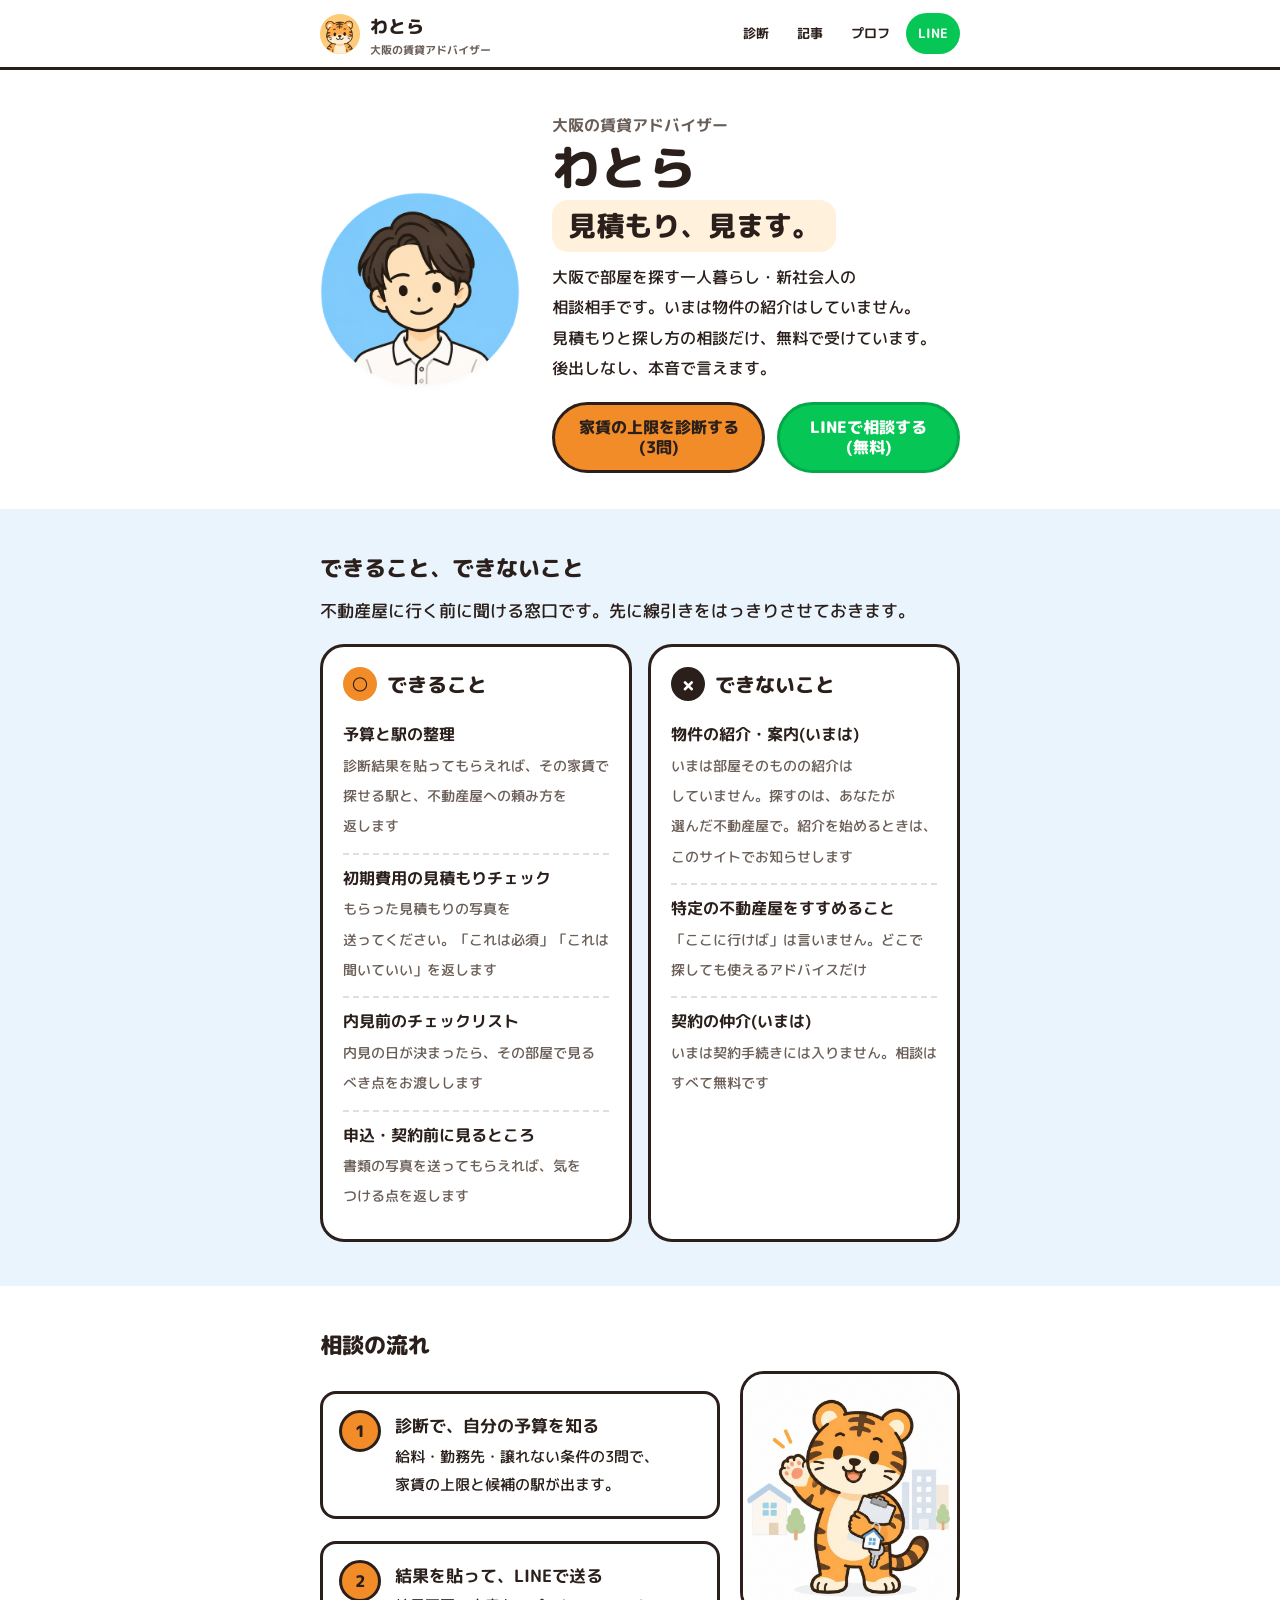
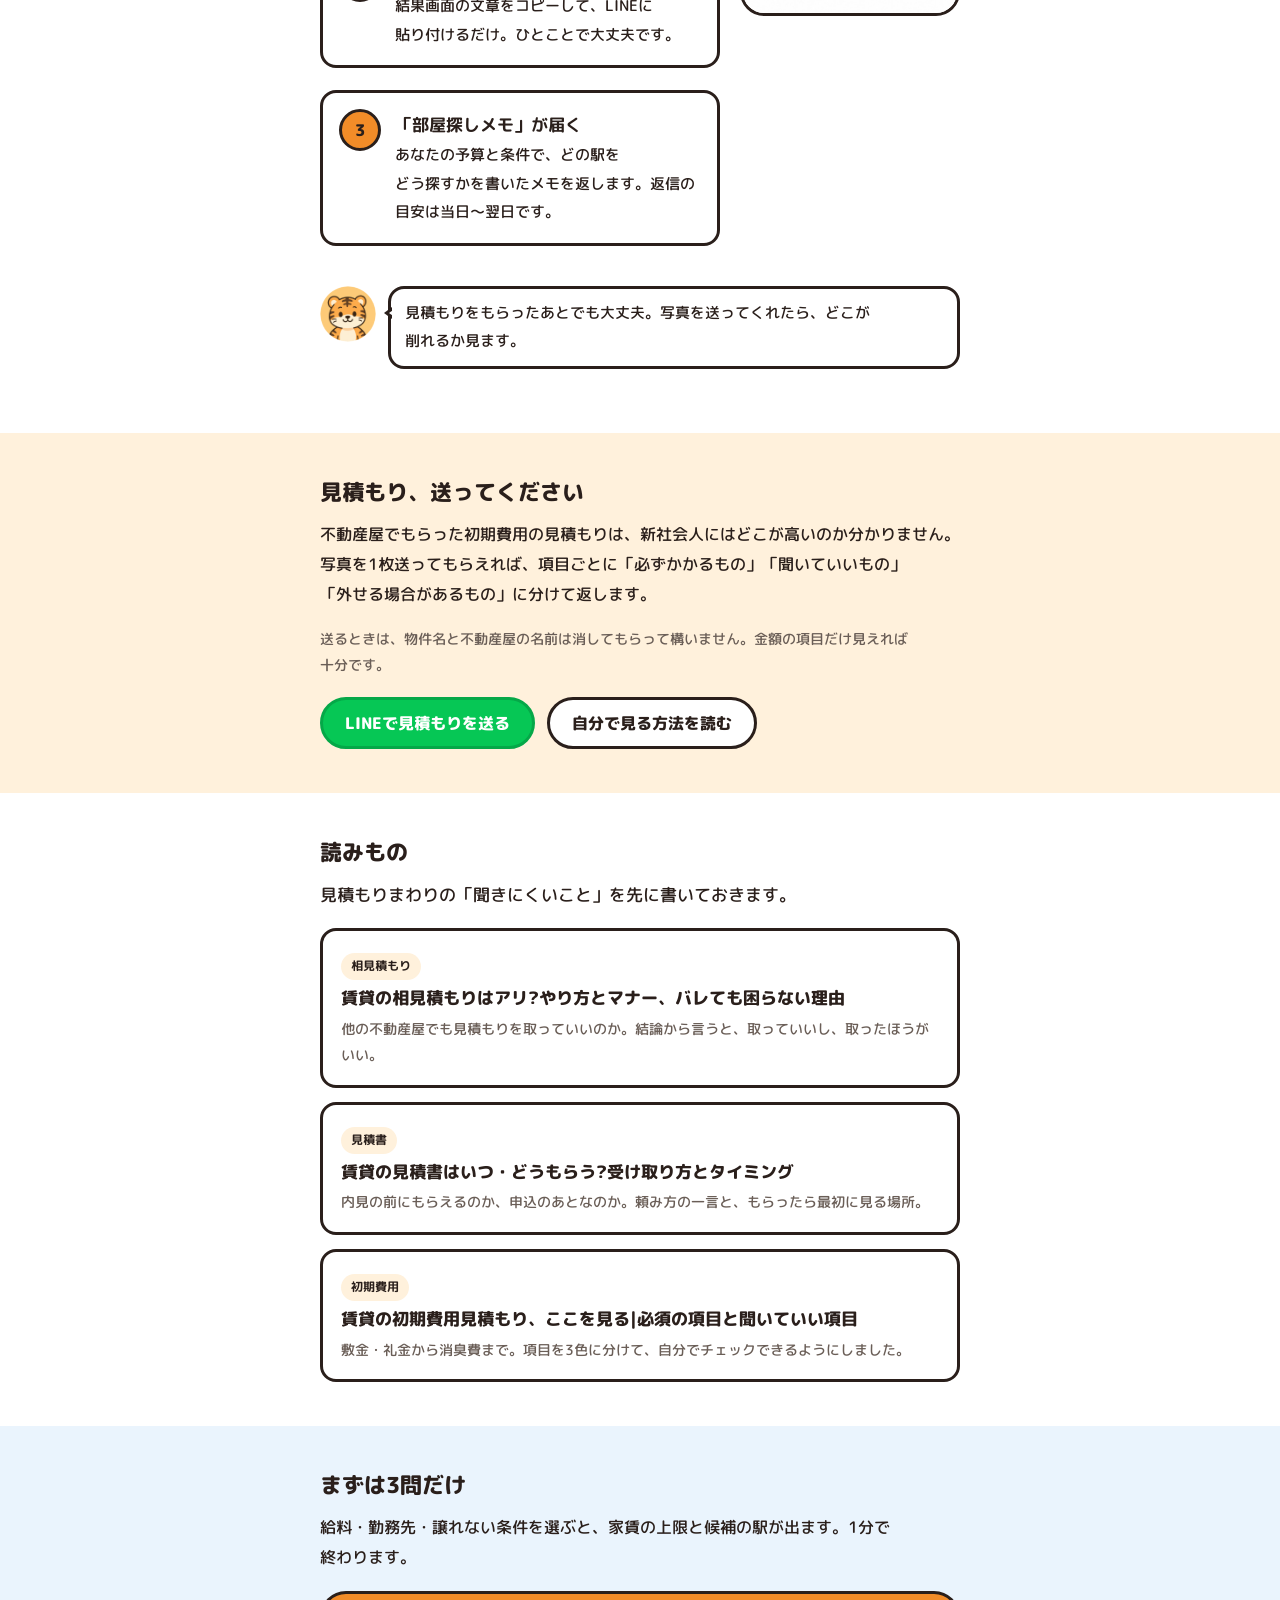
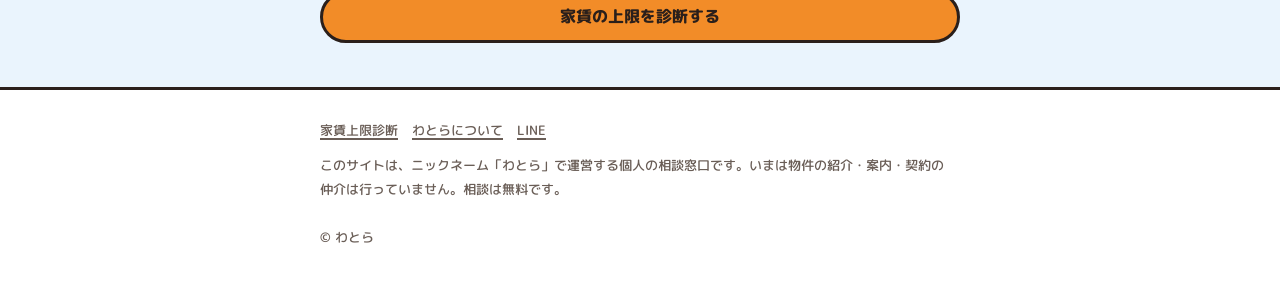
<file: index.html>
<!DOCTYPE html>
<html lang="ja">
<head>
<meta charset="UTF-8">
<meta name="viewport" content="width=device-width, initial-scale=1">
<title>わとら|大阪の賃貸アドバイザー。見積もり、見ます。</title>
<meta name="description" content="大阪で部屋を探す一人暮らし・新社会人の相談相手。後出しなしで本音で言えます。家賃上限診断(3問)と、初期費用の見積もりチェックをLINEで。">
<link rel="icon" href="favicon.ico" sizes="any">
<link rel="icon" type="image/png" sizes="32x32" href="favicon-32.png">
<link rel="apple-touch-icon" href="favicon-192.png">
<link rel="preconnect" href="https://fonts.googleapis.com">
<link rel="preconnect" href="https://fonts.gstatic.com" crossorigin>
<link href="https://fonts.googleapis.com/css2?family=M+PLUS+Rounded+1c:wght@500;700;800&display=swap" rel="stylesheet">
<link rel="stylesheet" href="css/style.css">
</head>
<body>

<header class="site-head">
  <div class="wrap">
    <a class="brand" href="index.html"><img src="img/tiger-icon.png" alt=""><span>わとら<small>大阪の賃貸アドバイザー</small></span></a>
    <nav class="nav" aria-label="メニュー">
      <a href="shindan.html">診断</a>
      <a href="#articles">記事</a>
      <a href="profile.html">プロフ</a>
      <a class="nav-line" href="https://line.me/R/ti/p/%40819vbkzr">LINE</a>
    </nav>
  </div>
</header>

<main>

<section class="hero">
  <div class="wrap">
    <div class="hero-face"><img src="img/face-icon.png" alt="賃貸アドバイザー わとら" width="200" height="200"></div>
    <div>
      <p class="hero-role">大阪の賃貸アドバイザー</p>
      <h1 class="hero-name">わとら</h1>
      <p class="hero-copy">見積もり、見ます。</p>
      <p class="hero-sub">大阪で部屋を探す一人暮らし・新社会人の相談相手です。いまは物件の紹介はしていません。見積もりと探し方の相談だけ、無料で受けています。後出しなし、本音で言えます。</p>
      <div class="actions">
        <a class="btn btn-orange" href="shindan.html">家賃の上限を診断する(3問)</a>
        <a class="btn btn-line" href="https://line.me/R/ti/p/%40819vbkzr">LINEで相談する(無料)</a>
      </div>
    </div>
  </div>
</section>

<section class="sec sec-tint">
  <div class="wrap">
    <h2>できること、できないこと</h2>
    <p class="lead">不動産屋に行く前に聞ける窓口です。先に線引きをはっきりさせておきます。</p>
    <div class="board">
      <div class="board-col board-ok">
        <h2><span class="mark">○</span>できること</h2>
        <ul>
          <li><strong>予算と駅の整理</strong><span>診断結果を貼ってもらえれば、その家賃で探せる駅と、不動産屋への頼み方を返します</span></li>
          <li><strong>初期費用の見積もりチェック</strong><span>もらった見積もりの写真を送ってください。「これは必須」「これは聞いていい」を返します</span></li>
          <li><strong>内見前のチェックリスト</strong><span>内見の日が決まったら、その部屋で見るべき点をお渡しします</span></li>
          <li><strong>申込・契約前に見るところ</strong><span>書類の写真を送ってもらえれば、気をつける点を返します</span></li>
        </ul>
      </div>
      <div class="board-col board-ng">
        <h2><span class="mark">×</span>できないこと</h2>
        <ul>
          <li><strong>物件の紹介・案内(いまは)</strong><span>いまは部屋そのものの紹介はしていません。探すのは、あなたが選んだ不動産屋で。紹介を始めるときは、このサイトでお知らせします</span></li>
          <li><strong>特定の不動産屋をすすめること</strong><span>「ここに行けば」は言いません。どこで探しても使えるアドバイスだけ</span></li>
          <li><strong>契約の仲介(いまは)</strong><span>いまは契約手続きには入りません。相談はすべて無料です</span></li>
        </ul>
      </div>
    </div>
  </div>
</section>

<section class="sec">
  <div class="wrap">
    <h2>相談の流れ</h2>
    <div class="with-figure">
      <ol class="steps">
        <li><div><strong>診断で、自分の予算を知る</strong><p>給料・勤務先・譲れない条件の3問で、家賃の上限と候補の駅が出ます。</p></div></li>
        <li><div><strong>結果を貼って、LINEで送る</strong><p>結果画面の文章をコピーして、LINEに貼り付けるだけ。ひとことで大丈夫です。</p></div></li>
        <li><div><strong>「部屋探しメモ」が届く</strong><p>あなたの予算と条件で、どの駅をどう探すかを書いたメモを返します。返信の目安は当日〜翌日です。</p></div></li>
      </ol>
      <div class="figure"><img src="img/tiger-pose.jpg" alt="カギとクリップボードを持った案内役のトラ" width="720" height="804"></div>
    </div>
    <div class="bubble">
      <img src="img/tiger-icon.png" alt="">
      <p>見積もりをもらったあとでも大丈夫。写真を送ってくれたら、どこが削れるか見ます。</p>
    </div>
  </div>
</section>

<section class="sec sec-warm">
  <div class="wrap">
    <h2>見積もり、送ってください</h2>
    <p>不動産屋でもらった初期費用の見積もりは、新社会人にはどこが高いのか分かりません。写真を1枚送ってもらえれば、項目ごとに「必ずかかるもの」「聞いていいもの」「外せる場合があるもの」に分けて返します。</p>
    <p class="note">送るときは、物件名と不動産屋の名前は消してもらって構いません。金額の項目だけ見えれば十分です。</p>
    <div class="actions">
      <a class="btn btn-line" href="https://line.me/R/ti/p/%40819vbkzr">LINEで見積もりを送る</a>
      <a class="btn btn-ghost" href="articles/shokihiyo-mitsumori.html">自分で見る方法を読む</a>
    </div>
  </div>
</section>

<section class="sec" id="articles">
  <div class="wrap">
    <h2>読みもの</h2>
    <p class="lead">見積もりまわりの「聞きにくいこと」を先に書いておきます。</p>
    <div class="cards">
      <a class="card" href="articles/aimitsumori.html">
        <span class="tag">相見積もり</span>
        <h3>賃貸の相見積もりはアリ?やり方とマナー、バレても困らない理由</h3>
        <p>他の不動産屋でも見積もりを取っていいのか。結論から言うと、取っていいし、取ったほうがいい。</p>
      </a>
      <a class="card" href="articles/mitsumorisho.html">
        <span class="tag">見積書</span>
        <h3>賃貸の見積書はいつ・どうもらう?受け取り方とタイミング</h3>
        <p>内見の前にもらえるのか、申込のあとなのか。頼み方の一言と、もらったら最初に見る場所。</p>
      </a>
      <a class="card" href="articles/shokihiyo-mitsumori.html">
        <span class="tag">初期費用</span>
        <h3>賃貸の初期費用見積もり、ここを見る|必須の項目と聞いていい項目</h3>
        <p>敷金・礼金から消臭費まで。項目を3色に分けて、自分でチェックできるようにしました。</p>
      </a>
    </div>
  </div>
</section>

<section class="sec sec-tint">
  <div class="wrap">
    <h2>まずは3問だけ</h2>
    <p>給料・勤務先・譲れない条件を選ぶと、家賃の上限と候補の駅が出ます。1分で終わります。</p>
    <div class="actions">
      <a class="btn btn-orange btn-block" href="shindan.html">家賃の上限を診断する</a>
    </div>
  </div>
</section>

</main>

<footer class="site-foot">
  <div class="wrap">
    <div class="foot-links">
      <a href="shindan.html">家賃上限診断</a>
      <a href="profile.html">わとらについて</a>
      <a href="https://line.me/R/ti/p/%40819vbkzr">LINE</a>
    </div>
    <p>このサイトは、ニックネーム「わとら」で運営する個人の相談窓口です。いまは物件の紹介・案内・契約の仲介は行っていません。相談は無料です。</p>
    <p>© わとら</p>
  </div>
</footer>

</body>
</html>
</file>
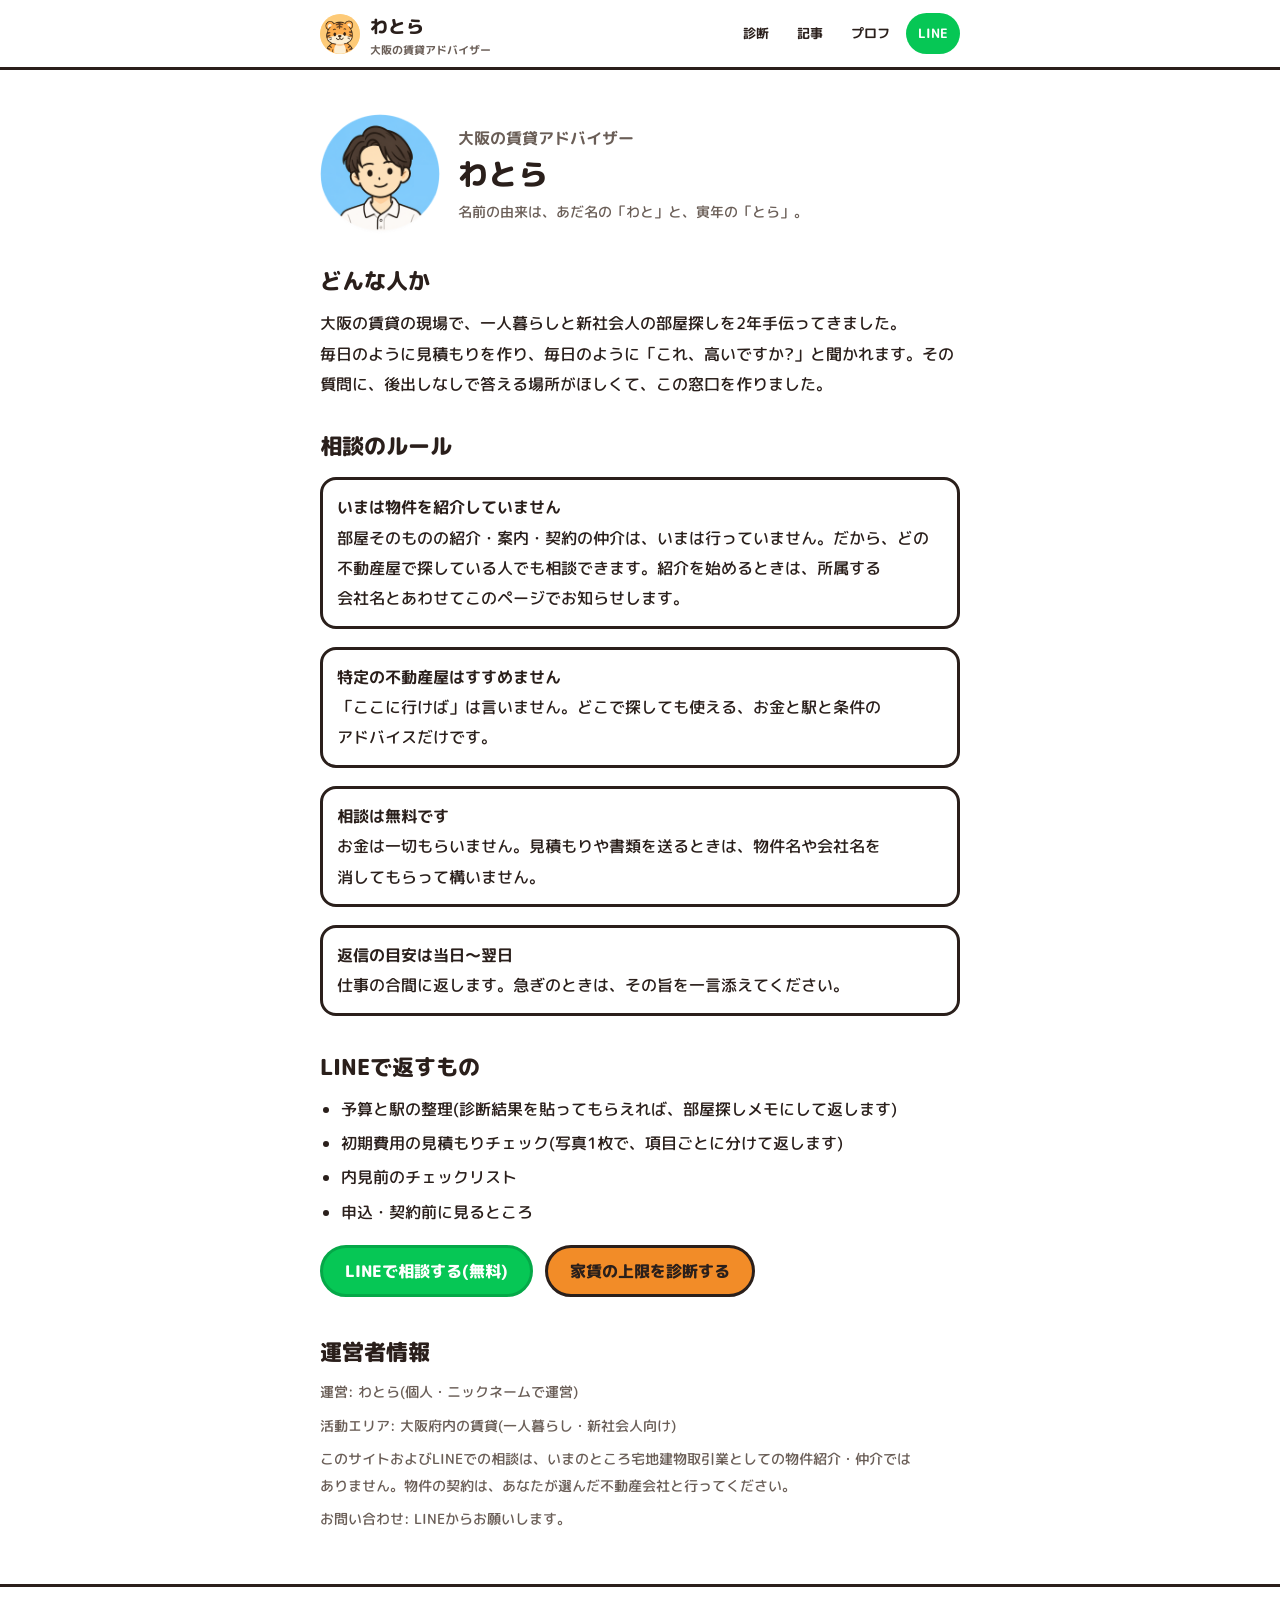
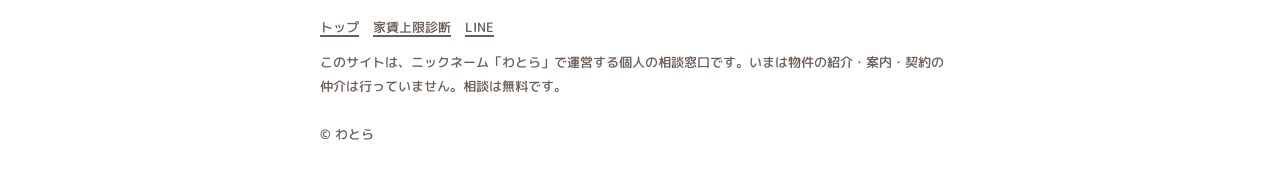
<file: profile.html>
<!DOCTYPE html>
<html lang="ja">
<head>
<meta charset="UTF-8">
<meta name="viewport" content="width=device-width, initial-scale=1">
<title>わとらについて|後出しなしの、大阪の賃貸アドバイザー</title>
<meta name="description" content="大阪の賃貸の現場で働く個人が、ニックネーム「わとら」で運営する相談窓口です。いまは物件の紹介はせず、見積もりと探し方の相談だけ。相談は無料、特定の不動産屋はすすめません。">
<link rel="icon" href="favicon.ico" sizes="any">
<link rel="icon" type="image/png" sizes="32x32" href="favicon-32.png">
<link rel="apple-touch-icon" href="favicon-192.png">
<link rel="preconnect" href="https://fonts.googleapis.com">
<link rel="preconnect" href="https://fonts.gstatic.com" crossorigin>
<link href="https://fonts.googleapis.com/css2?family=M+PLUS+Rounded+1c:wght@500;700;800&display=swap" rel="stylesheet">
<link rel="stylesheet" href="css/style.css">
</head>
<body>

<header class="site-head">
  <div class="wrap">
    <a class="brand" href="index.html"><img src="img/tiger-icon.png" alt=""><span>わとら<small>大阪の賃貸アドバイザー</small></span></a>
    <nav class="nav" aria-label="メニュー">
      <a href="shindan.html">診断</a>
      <a href="index.html#articles">記事</a>
      <a href="profile.html">プロフ</a>
      <a class="nav-line" href="https://line.me/R/ti/p/%40819vbkzr">LINE</a>
    </nav>
  </div>
</header>

<main>
<section class="sec">
  <div class="wrap">
    <div class="profile-top">
      <img src="img/face-icon.png" alt="わとら" width="120" height="120">
      <div>
        <p class="hero-role" style="margin:0">大阪の賃貸アドバイザー</p>
        <h1 style="margin:0">わとら</h1>
        <p class="note" style="margin:4px 0 0">名前の由来は、あだ名の「わと」と、寅年の「とら」。</p>
      </div>
    </div>

    <h2 style="margin-top:32px">どんな人か</h2>
    <p>大阪の賃貸の現場で、一人暮らしと新社会人の部屋探しを2年手伝ってきました。毎日のように見積もりを作り、毎日のように「これ、高いですか?」と聞かれます。その質問に、後出しなしで答える場所がほしくて、この窓口を作りました。</p>

    <h2 style="margin-top:32px">相談のルール</h2>
    <ul class="rules">
      <li><strong>いまは物件を紹介していません</strong>部屋そのものの紹介・案内・契約の仲介は、いまは行っていません。だから、どの不動産屋で探している人でも相談できます。紹介を始めるときは、所属する会社名とあわせてこのページでお知らせします。</li>
      <li><strong>特定の不動産屋はすすめません</strong>「ここに行けば」は言いません。どこで探しても使える、お金と駅と条件のアドバイスだけです。</li>
      <li><strong>相談は無料です</strong>お金は一切もらいません。見積もりや書類を送るときは、物件名や会社名を消してもらって構いません。</li>
      <li><strong>返信の目安は当日〜翌日</strong>仕事の合間に返します。急ぎのときは、その旨を一言添えてください。</li>
    </ul>

    <h2 style="margin-top:32px">LINEで返すもの</h2>
    <ul>
      <li>予算と駅の整理(診断結果を貼ってもらえれば、部屋探しメモにして返します)</li>
      <li>初期費用の見積もりチェック(写真1枚で、項目ごとに分けて返します)</li>
      <li>内見前のチェックリスト</li>
      <li>申込・契約前に見るところ</li>
    </ul>
    <div class="actions">
      <a class="btn btn-line" href="https://line.me/R/ti/p/%40819vbkzr">LINEで相談する(無料)</a>
      <a class="btn btn-orange" href="shindan.html">家賃の上限を診断する</a>
    </div>

    <h2 style="margin-top:40px">運営者情報</h2>
    <div class="note">
      <p>運営: わとら(個人・ニックネームで運営)</p>
      <p>活動エリア: 大阪府内の賃貸(一人暮らし・新社会人向け)</p>
      <p>このサイトおよびLINEでの相談は、いまのところ宅地建物取引業としての物件紹介・仲介ではありません。物件の契約は、あなたが選んだ不動産会社と行ってください。</p>
      <p>お問い合わせ: LINEからお願いします。</p>
    </div>
  </div>
</section>
</main>

<footer class="site-foot">
  <div class="wrap">
    <div class="foot-links">
      <a href="index.html">トップ</a>
      <a href="shindan.html">家賃上限診断</a>
      <a href="https://line.me/R/ti/p/%40819vbkzr">LINE</a>
    </div>
    <p>このサイトは、ニックネーム「わとら」で運営する個人の相談窓口です。いまは物件の紹介・案内・契約の仲介は行っていません。相談は無料です。</p>
    <p>© わとら</p>
  </div>
</footer>

</body>
</html>
</file>
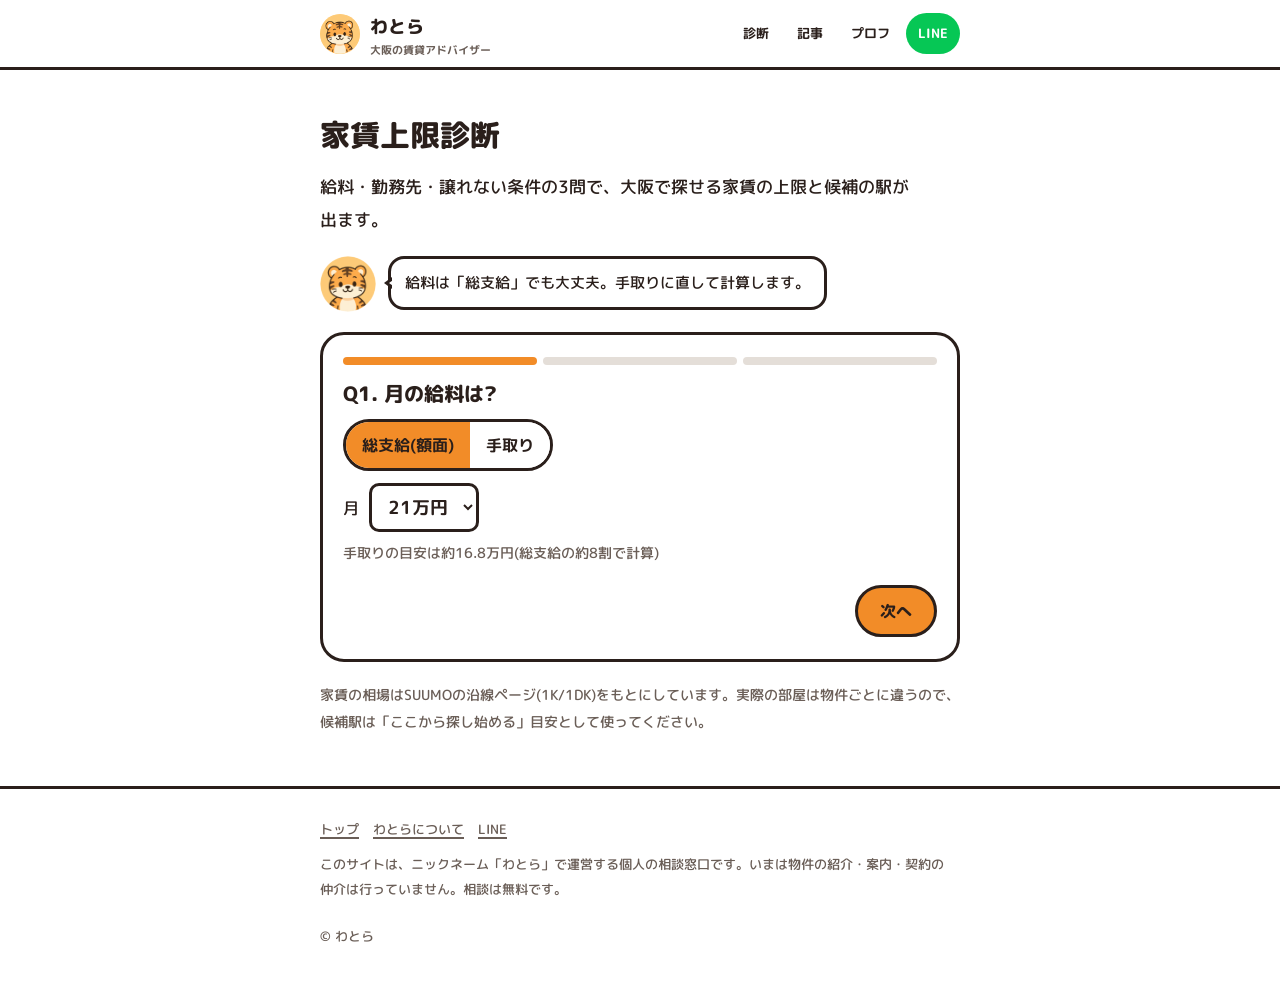
<file: shindan.html>
<!DOCTYPE html>
<html lang="ja">
<head>
<meta charset="UTF-8">
<meta name="viewport" content="width=device-width, initial-scale=1">
<title>家賃上限診断|給料・勤務先・条件の3問で、大阪の家賃上限と候補駅がわかる|わとら</title>
<meta name="description" content="手取り(または総支給)・勤務先・譲れない条件の3問で、大阪で探せる家賃の上限と候補の駅、初期費用の目安を出します。結果をLINEに貼れば、部屋探しメモを返します。">
<link rel="icon" href="favicon.ico" sizes="any">
<link rel="icon" type="image/png" sizes="32x32" href="favicon-32.png">
<link rel="apple-touch-icon" href="favicon-192.png">
<link rel="preconnect" href="https://fonts.googleapis.com">
<link rel="preconnect" href="https://fonts.gstatic.com" crossorigin>
<link href="https://fonts.googleapis.com/css2?family=M+PLUS+Rounded+1c:wght@500;700;800&display=swap" rel="stylesheet">
<link rel="stylesheet" href="css/style.css">
<style>#hub .choice{flex-direction:column;align-items:flex-start;gap:0}</style>
</head>
<body>

<header class="site-head">
  <div class="wrap">
    <a class="brand" href="index.html"><img src="img/tiger-icon.png" alt=""><span>わとら<small>大阪の賃貸アドバイザー</small></span></a>
    <nav class="nav" aria-label="メニュー">
      <a href="shindan.html">診断</a>
      <a href="index.html#articles">記事</a>
      <a href="profile.html">プロフ</a>
      <a class="nav-line line-link" href="https://line.me/R/ti/p/%40819vbkzr">LINE</a>
    </nav>
  </div>
</header>

<main>
<section class="sec">
  <div class="wrap">
    <h1>家賃上限診断</h1>
    <p class="lead">給料・勤務先・譲れない条件の3問で、大阪で探せる家賃の上限と候補の駅が出ます。</p>
    <div class="bubble">
      <img src="img/tiger-icon.png" alt="">
      <p>給料は「総支給」でも大丈夫。手取りに直して計算します。</p>
    </div>

    <div class="quiz" id="quiz">
      <div class="progress" aria-hidden="true"><span></span><span></span><span></span></div>

      <div class="q" data-step="1">
        <h2 class="q-title">Q1. 月の給料は?</h2>
        <div class="toggle" id="mode">
          <button type="button" class="is-on" data-mode="gross">総支給(額面)</button>
          <button type="button" data-mode="net">手取り</button>
        </div>
        <div class="pay-row">
          <label for="pay">月</label>
          <select id="pay" aria-label="月の給料"></select>
        </div>
        <p class="pay-hint" id="pay-hint"></p>
        <div class="quiz-nav">
          <span></span>
          <button type="button" class="btn btn-orange" id="next1">次へ</button>
        </div>
      </div>

      <div class="q hidden" data-step="2">
        <h2 class="q-title">Q2. 勤務先に近い駅は?</h2>
        <div class="choices" id="hub">
          <button type="button" class="choice" data-value="umeda">梅田<small>大阪駅・北新地・中之島あたり</small></button>
          <button type="button" class="choice" data-value="namba">なんば・本町<small>心斎橋・淀屋橋・堺筋本町あたり</small></button>
          <button type="button" class="choice" data-value="kyobashi">京橋・OBP<small>大阪ビジネスパーク・天満橋あたり</small></button>
          <button type="button" class="choice" data-value="shinosaka">新大阪・江坂<small>西中島・東三国あたり</small></button>
          <button type="button" class="choice" data-value="tennoji">天王寺・あべの<small>阿倍野・寺田町あたり</small></button>
        </div>
        <div class="quiz-nav">
          <button type="button" class="btn btn-ghost" id="back2">戻る</button>
          <button type="button" class="btn btn-orange" id="next2" disabled>次へ</button>
        </div>
      </div>

      <div class="q hidden" data-step="3">
        <h2 class="q-title">Q3. ひとつだけ譲れない条件は?</h2>
        <div class="choices" id="cond">
          <button type="button" class="choice" data-value="eki">駅から近い</button>
          <button type="button" class="choice" data-value="chiku">築浅・きれい</button>
          <button type="button" class="choice" data-value="hiro">広さ・収納</button>
          <button type="button" class="choice" data-value="auto">オートロック</button>
          <button type="button" class="choice" data-value="none">とくに無い</button>
        </div>
        <div class="quiz-nav">
          <button type="button" class="btn btn-ghost" id="back3">戻る</button>
          <button type="button" class="btn btn-orange" id="next3" disabled>結果を見る</button>
        </div>
      </div>

      <div class="q hidden" data-step="4">
        <div class="result">
          <div class="result-main">
            <p class="note" id="r-tedori"></p>
            <p style="margin:0;font-weight:700">家賃の目安</p>
            <p class="big"><span id="r-meyasu"></span><small>万円</small></p>
            <p style="margin:0">現実的な上限は <b id="r-limit"></b>。ここからの背伸びは <b id="r-stretch"></b> まで。</p>
            <p class="note" style="margin-top:8px">目安は手取りの3割、3.5割までは現実的、そこから先は5,000円までが背伸びの線です。</p>
          </div>

          <div class="result-grid">
            <div class="result-box">
              <h3><span id="r-hub"></span>勤務で、この家賃で探せる駅</h3>
              <ul id="r-stations"></ul>
              <p class="note hidden" id="r-stretch-note" style="margin-top:8px">この家賃だと候補が少ないので、背伸びの線まで広げるか、1〜2駅先も見てみましょう。</p>
              <p class="note" id="r-updated" style="margin-top:8px"></p>
            </div>
            <div class="result-box">
              <h3>最初にまとめて用意するお金</h3>
              <p style="margin:0;font-size:24px;font-weight:800" id="r-init"></p>
              <p class="note" style="margin:4px 0 0">初期費用の目安です。キャンペーン物件なら家賃×4か月分、礼金ありなら×5か月分が多い数字です。</p>
            </div>
          </div>

          <div class="result-box" style="margin-top:12px">
            <h3>「<span id="r-cond-label"></span>」を譲らないなら</h3>
            <p style="margin:0;font-size:15px" id="r-cond-tip"></p>
          </div>

          <div class="cta-box">
            <h2>この結果を貼って送ると、部屋探しメモを返します</h2>
            <p style="font-size:15px">下の文章をコピーして、LINEに貼り付けてください。あなたの予算で、どの駅をどう探すかを書いて返します。</p>
            <textarea class="result-text" id="r-text" readonly></textarea>
            <p class="copy-ok" id="copy-ok"></p>
            <div class="actions">
              <button type="button" class="btn btn-ghost" id="copy">結果をコピーする</button>
              <a class="btn btn-line line-link" href="https://line.me/R/ti/p/%40819vbkzr">LINEを開いて貼り付ける</a>
            </div>
          </div>

          <div class="quiz-nav">
            <button type="button" class="btn btn-ghost" id="redo">もう一度</button>
            <span></span>
          </div>
        </div>
      </div>
    </div>

    <div class="note" style="margin-top:20px">
      <p>家賃の相場はSUUMOの沿線ページ(1K/1DK)をもとにしています。実際の部屋は物件ごとに違うので、候補駅は「ここから探し始める」目安として使ってください。</p>
    </div>
  </div>
</section>
</main>

<footer class="site-foot">
  <div class="wrap">
    <div class="foot-links">
      <a href="index.html">トップ</a>
      <a href="profile.html">わとらについて</a>
      <a class="line-link" href="https://line.me/R/ti/p/%40819vbkzr">LINE</a>
    </div>
    <p>このサイトは、ニックネーム「わとら」で運営する個人の相談窓口です。いまは物件の紹介・案内・契約の仲介は行っていません。相談は無料です。</p>
    <p>© わとら</p>
  </div>
</footer>

<script src="data/stations.js"></script>
<script src="js/shindan.js"></script>
</body>
</html>
</file>
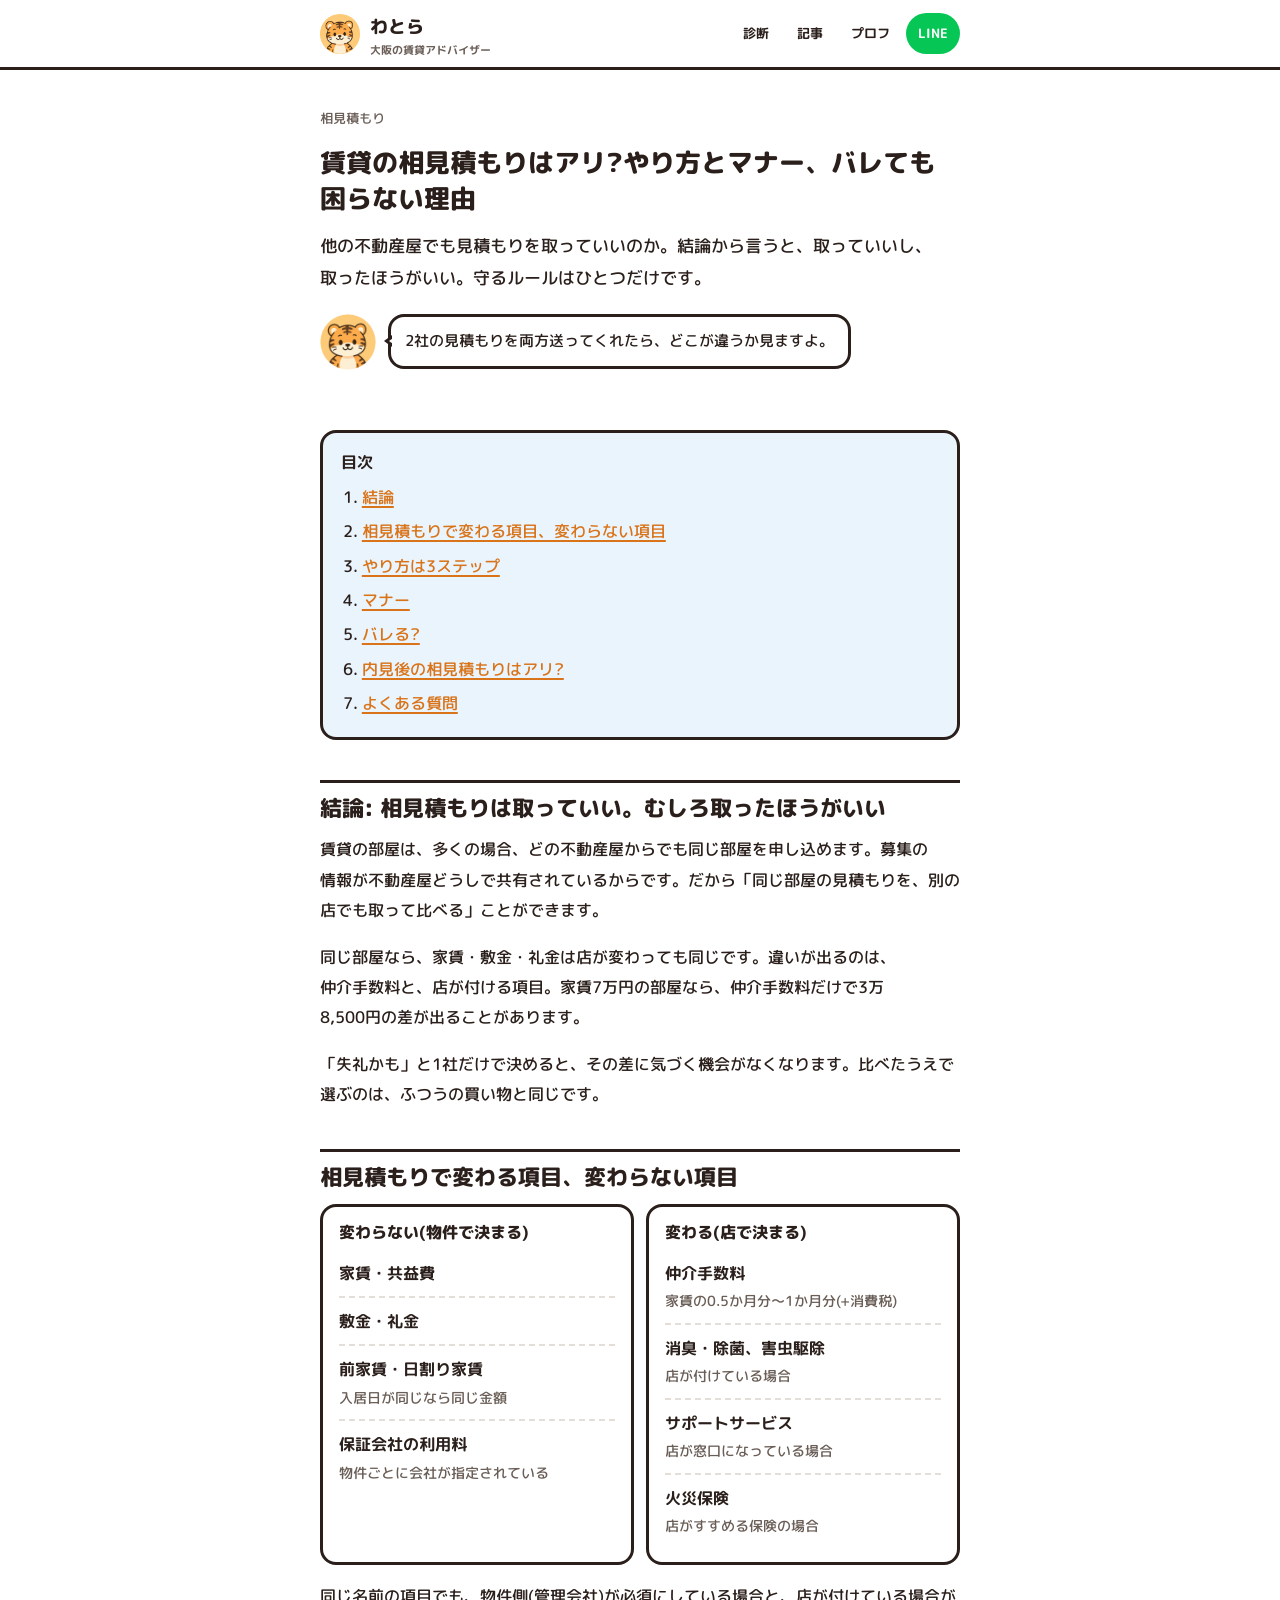
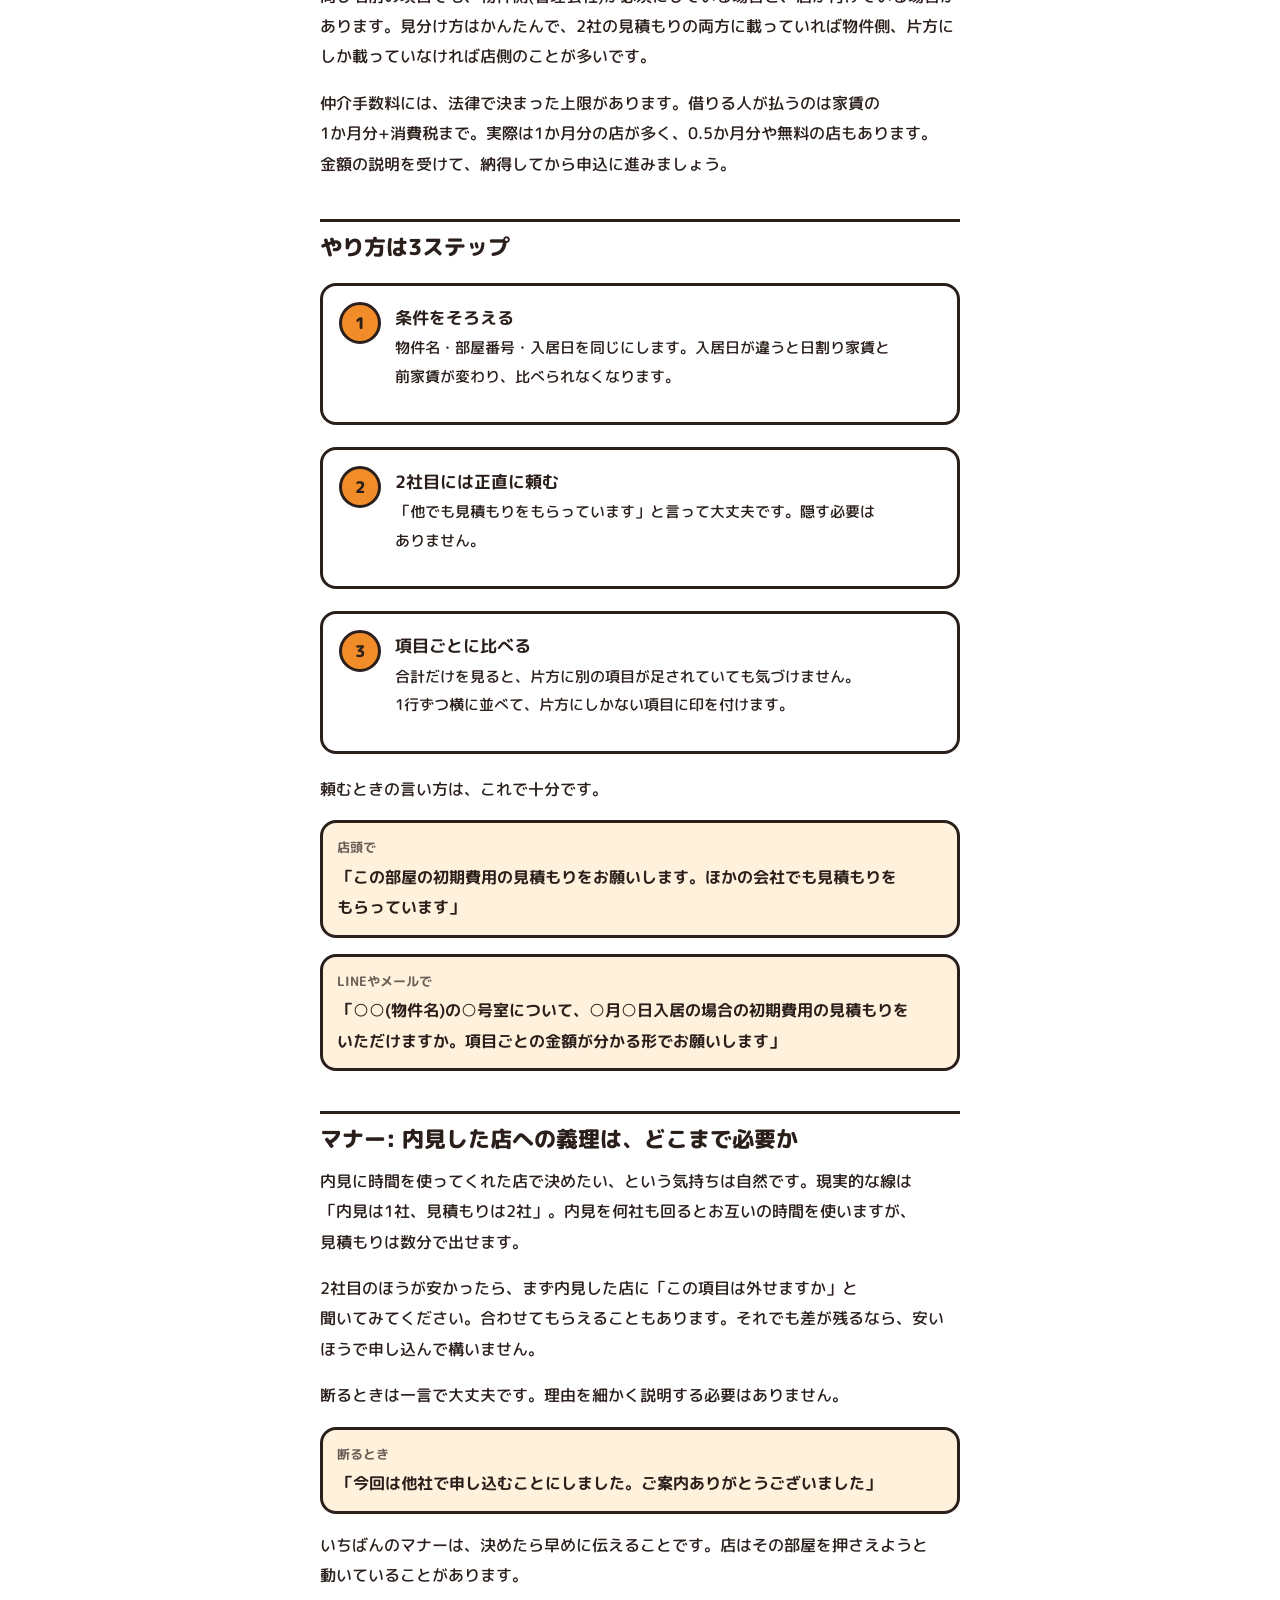
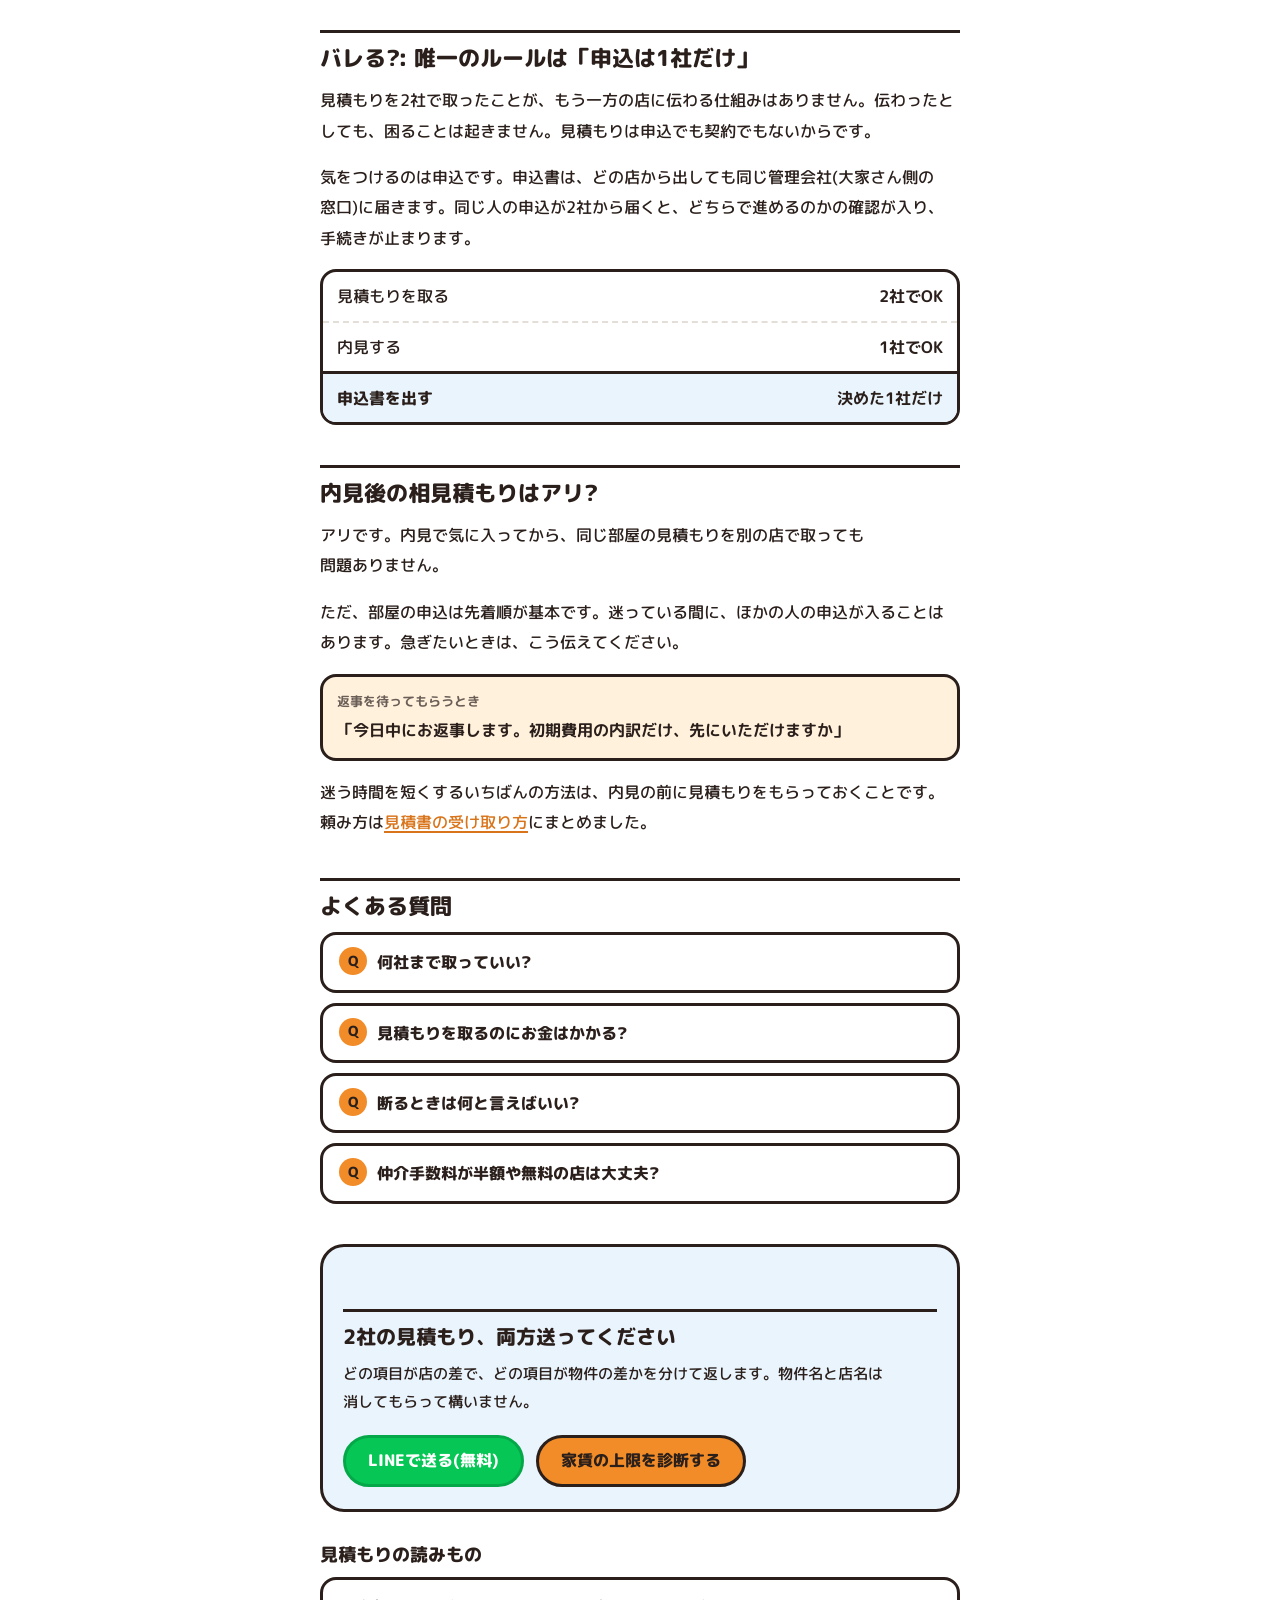
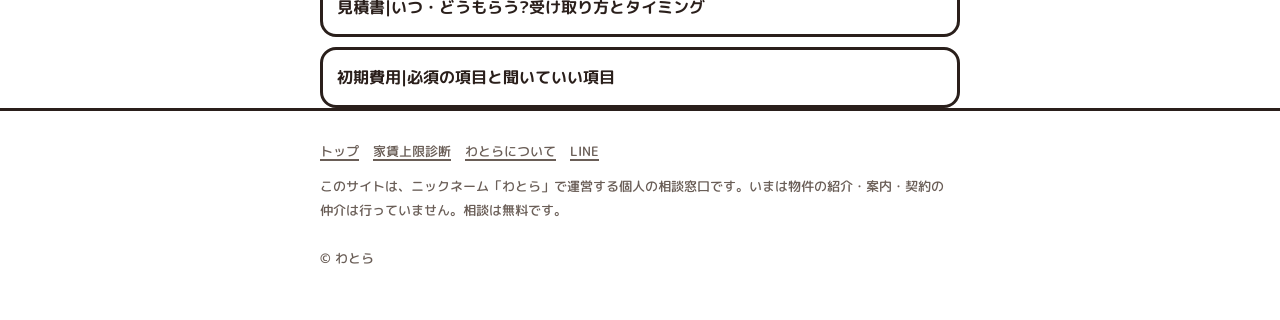
<file: articles/aimitsumori.html>
<!DOCTYPE html>
<html lang="ja">
<head>
<meta charset="UTF-8">
<meta name="viewport" content="width=device-width, initial-scale=1">
<title>賃貸の相見積もりはアリ?やり方とマナー、バレても困らない理由|わとら</title>
<meta name="description" content="賃貸でも相見積もりは取っていい。変わる項目・変わらない項目、頼み方、マナー、「バレる」の正体(申込は1社だけ)まで、後出しなしの賃貸アドバイザーが解説。">
<link rel="icon" href="../favicon.ico" sizes="any">
<link rel="icon" type="image/png" sizes="32x32" href="../favicon-32.png">
<link rel="apple-touch-icon" href="../favicon-192.png">
<link rel="preconnect" href="https://fonts.googleapis.com">
<link rel="preconnect" href="https://fonts.gstatic.com" crossorigin>
<link href="https://fonts.googleapis.com/css2?family=M+PLUS+Rounded+1c:wght@500;700;800&display=swap" rel="stylesheet">
<link rel="stylesheet" href="../css/style.css">
<style>
.article p{margin:0 0 1em}
.say{border:3px solid var(--ink);border-radius:var(--r-md);background:var(--orange-soft);padding:12px 14px;margin:0 0 1em;font-weight:700}
.say small{display:block;font-weight:700;color:var(--ink-soft);font-size:13px;margin-bottom:2px}
.cols{display:grid;gap:12px;margin:0 0 1em}
@media (min-width:600px){.cols{grid-template-columns:1fr 1fr}}
.col{border:3px solid var(--ink);border-radius:var(--r-md);background:var(--paper);padding:14px 16px;margin:0 0 1em}
.cols .col{margin:0}
.article h2 .dot{margin-right:8px}
.col h3{margin:0 0 6px;font-size:16px;display:flex;align-items:center;gap:8px}
.col ul{list-style:none;margin:0;padding:0}
.col li{margin:0;padding:8px 0;border-top:2px dashed #E4DED8}
.col li:first-child{border-top:0}
.col li strong{display:block}
.col li span{display:block;font-size:14px;color:var(--ink-soft)}
.dot{width:16px;height:16px;border-radius:50%;border:2px solid var(--ink);flex:none;display:inline-block;vertical-align:-2px}
.dot-must{background:var(--ink)}
.dot-ask{background:var(--orange)}
.dot-maybe{background:var(--sky)}
.legend{list-style:none;margin:0 0 1em;padding:0;display:grid;gap:8px}
.legend li{margin:0;display:flex;gap:10px;align-items:flex-start}
.legend .dot{margin-top:6px}
.rows{list-style:none;margin:0 0 1em;padding:0;border:3px solid var(--ink);border-radius:var(--r-md);background:var(--paper);overflow:hidden}
.rows li{margin:0;display:flex;justify-content:space-between;gap:12px;padding:9px 14px;border-top:2px dashed #E4DED8}
.rows li:first-child{border-top:0}
.rows li b{flex:none;text-align:right}
.rows li.sum{border-top:3px solid var(--ink);font-weight:800;background:var(--sky-soft)}
.checks{margin:0 0 1em;padding-left:1.3em}
</style>
</head>
<body>

<header class="site-head">
  <div class="wrap">
    <a class="brand" href="../index.html"><img src="../img/tiger-icon.png" alt=""><span>わとら<small>大阪の賃貸アドバイザー</small></span></a>
    <nav class="nav" aria-label="メニュー">
      <a href="../shindan.html">診断</a>
      <a href="../index.html#articles">記事</a>
      <a href="../profile.html">プロフ</a>
      <a class="nav-line" href="https://line.me/R/ti/p/%40819vbkzr">LINE</a>
    </nav>
  </div>
</header>

<main class="wrap">
<div class="article-head">
  <p class="article-meta">相見積もり</p>
  <h1>賃貸の相見積もりはアリ?やり方とマナー、バレても困らない理由</h1>
  <p class="lead">他の不動産屋でも見積もりを取っていいのか。結論から言うと、取っていいし、取ったほうがいい。守るルールはひとつだけです。</p>
  <div class="bubble"><img src="../img/tiger-icon.png" alt=""><p>2社の見積もりを両方送ってくれたら、どこが違うか見ますよ。</p></div>
</div>

<article class="article">
<div class="toc"><strong>目次</strong><ol><li><a href="#s1">結論</a></li><li><a href="#s2">相見積もりで変わる項目、変わらない項目</a></li><li><a href="#s3">やり方は3ステップ</a></li><li><a href="#s4">マナー</a></li><li><a href="#s5">バレる?</a></li><li><a href="#s6">内見後の相見積もりはアリ?</a></li><li><a href="#faq">よくある質問</a></li></ol></div>

<h2 id="s1">結論: 相見積もりは取っていい。むしろ取ったほうがいい</h2>
<p>賃貸の部屋は、多くの場合、どの不動産屋からでも同じ部屋を申し込めます。募集の情報が不動産屋どうしで共有されているからです。だから「同じ部屋の見積もりを、別の店でも取って比べる」ことができます。</p>
<p>同じ部屋なら、家賃・敷金・礼金は店が変わっても同じです。違いが出るのは、仲介手数料と、店が付ける項目。家賃7万円の部屋なら、仲介手数料だけで3万8,500円の差が出ることがあります。</p>
<p>「失礼かも」と1社だけで決めると、その差に気づく機会がなくなります。比べたうえで選ぶのは、ふつうの買い物と同じです。</p>

<h2 id="s2">相見積もりで変わる項目、変わらない項目</h2>
<div class="cols">
<div class="col">
<h3>変わらない(物件で決まる)</h3>
<ul>
<li><strong>家賃・共益費</strong></li>
<li><strong>敷金・礼金</strong></li>
<li><strong>前家賃・日割り家賃</strong><span>入居日が同じなら同じ金額</span></li>
<li><strong>保証会社の利用料</strong><span>物件ごとに会社が指定されている</span></li>
</ul>
</div>
<div class="col">
<h3>変わる(店で決まる)</h3>
<ul>
<li><strong>仲介手数料</strong><span>家賃の0.5か月分〜1か月分(+消費税)</span></li>
<li><strong>消臭・除菌、害虫駆除</strong><span>店が付けている場合</span></li>
<li><strong>サポートサービス</strong><span>店が窓口になっている場合</span></li>
<li><strong>火災保険</strong><span>店がすすめる保険の場合</span></li>
</ul>
</div>
</div>
<p>同じ名前の項目でも、物件側(管理会社)が必須にしている場合と、店が付けている場合があります。見分け方はかんたんで、2社の見積もりの両方に載っていれば物件側、片方にしか載っていなければ店側のことが多いです。</p>
<p>仲介手数料には、法律で決まった上限があります。借りる人が払うのは家賃の1か月分+消費税まで。実際は1か月分の店が多く、0.5か月分や無料の店もあります。金額の説明を受けて、納得してから申込に進みましょう。</p>

<h2 id="s3">やり方は3ステップ</h2>
<ol class="steps">
<li><div><strong>条件をそろえる</strong><p>物件名・部屋番号・入居日を同じにします。入居日が違うと日割り家賃と前家賃が変わり、比べられなくなります。</p></div></li>
<li><div><strong>2社目には正直に頼む</strong><p>「他でも見積もりをもらっています」と言って大丈夫です。隠す必要はありません。</p></div></li>
<li><div><strong>項目ごとに比べる</strong><p>合計だけを見ると、片方に別の項目が足されていても気づけません。1行ずつ横に並べて、片方にしかない項目に印を付けます。</p></div></li>
</ol>
<p>頼むときの言い方は、これで十分です。</p>
<p class="say"><small>店頭で</small>「この部屋の初期費用の見積もりをお願いします。ほかの会社でも見積もりをもらっています」</p>
<p class="say"><small>LINEやメールで</small>「○○(物件名)の○号室について、○月○日入居の場合の初期費用の見積もりをいただけますか。項目ごとの金額が分かる形でお願いします」</p>

<h2 id="s4">マナー: 内見した店への義理は、どこまで必要か</h2>
<p>内見に時間を使ってくれた店で決めたい、という気持ちは自然です。現実的な線は「内見は1社、見積もりは2社」。内見を何社も回るとお互いの時間を使いますが、見積もりは数分で出せます。</p>
<p>2社目のほうが安かったら、まず内見した店に「この項目は外せますか」と聞いてみてください。合わせてもらえることもあります。それでも差が残るなら、安いほうで申し込んで構いません。</p>
<p>断るときは一言で大丈夫です。理由を細かく説明する必要はありません。</p>
<p class="say"><small>断るとき</small>「今回は他社で申し込むことにしました。ご案内ありがとうございました」</p>
<p>いちばんのマナーは、決めたら早めに伝えることです。店はその部屋を押さえようと動いていることがあります。</p>

<h2 id="s5">バレる?: 唯一のルールは「申込は1社だけ」</h2>
<p>見積もりを2社で取ったことが、もう一方の店に伝わる仕組みはありません。伝わったとしても、困ることは起きません。見積もりは申込でも契約でもないからです。</p>
<p>気をつけるのは申込です。申込書は、どの店から出しても同じ管理会社(大家さん側の窓口)に届きます。同じ人の申込が2社から届くと、どちらで進めるのかの確認が入り、手続きが止まります。</p>
<ul class="rows">
<li><span>見積もりを取る</span><b>2社でOK</b></li>
<li><span>内見する</span><b>1社でOK</b></li>
<li class="sum"><span>申込書を出す</span><b>決めた1社だけ</b></li>
</ul>

<h2 id="s6">内見後の相見積もりはアリ?</h2>
<p>アリです。内見で気に入ってから、同じ部屋の見積もりを別の店で取っても問題ありません。</p>
<p>ただ、部屋の申込は先着順が基本です。迷っている間に、ほかの人の申込が入ることはあります。急ぎたいときは、こう伝えてください。</p>
<p class="say"><small>返事を待ってもらうとき</small>「今日中にお返事します。初期費用の内訳だけ、先にいただけますか」</p>
<p>迷う時間を短くするいちばんの方法は、内見の前に見積もりをもらっておくことです。頼み方は<a href="mitsumorisho.html">見積書の受け取り方</a>にまとめました。</p>
<section class="faq" id="faq">
<h2>よくある質問</h2>
<details><summary>何社まで取っていい?</summary><p>2社で十分です。差が出る項目は決まっているので、3社目で新しく分かることは多くありません。</p></details>
<details><summary>見積もりを取るのにお金はかかる?</summary><p>かかりません。見積もりは申込でも契約でもないので、断っても費用は発生しません。</p></details>
<details><summary>断るときは何と言えばいい?</summary><p>「今回は他社で申し込むことにしました。ご案内ありがとうございました」で十分です。理由を細かく説明する必要はありません。</p></details>
<details><summary>仲介手数料が半額や無料の店は大丈夫?</summary><p>大丈夫な店も多いです。仲介手数料が安い代わりに別の項目が付いていないかを、項目ごとに比べてください。</p></details>
</section>
<div class="cta-box">
<h2>2社の見積もり、両方送ってください</h2>
<p style="font-size:15px">どの項目が店の差で、どの項目が物件の差かを分けて返します。物件名と店名は消してもらって構いません。</p>
<div class="actions">
<a class="btn btn-line" href="https://line.me/R/ti/p/%40819vbkzr">LINEで送る(無料)</a>
<a class="btn btn-orange" href="../shindan.html">家賃の上限を診断する</a>
</div>
</div>

<h2 style="border:0;padding-top:0;margin-top:30px;font-size:18px">見積もりの読みもの</h2>
<div class="series"><a href="mitsumorisho.html">見積書|いつ・どうもらう?受け取り方とタイミング</a><a href="shokihiyo-mitsumori.html">初期費用|必須の項目と聞いていい項目</a></div>
</article>
</main>

<footer class="site-foot">
  <div class="wrap">
    <div class="foot-links">
      <a href="../index.html">トップ</a>
      <a href="../shindan.html">家賃上限診断</a>
      <a href="../profile.html">わとらについて</a>
      <a href="https://line.me/R/ti/p/%40819vbkzr">LINE</a>
    </div>
    <p>このサイトは、ニックネーム「わとら」で運営する個人の相談窓口です。いまは物件の紹介・案内・契約の仲介は行っていません。相談は無料です。</p>
    <p>© わとら</p>
  </div>
</footer>
</body>
</html>
</file>
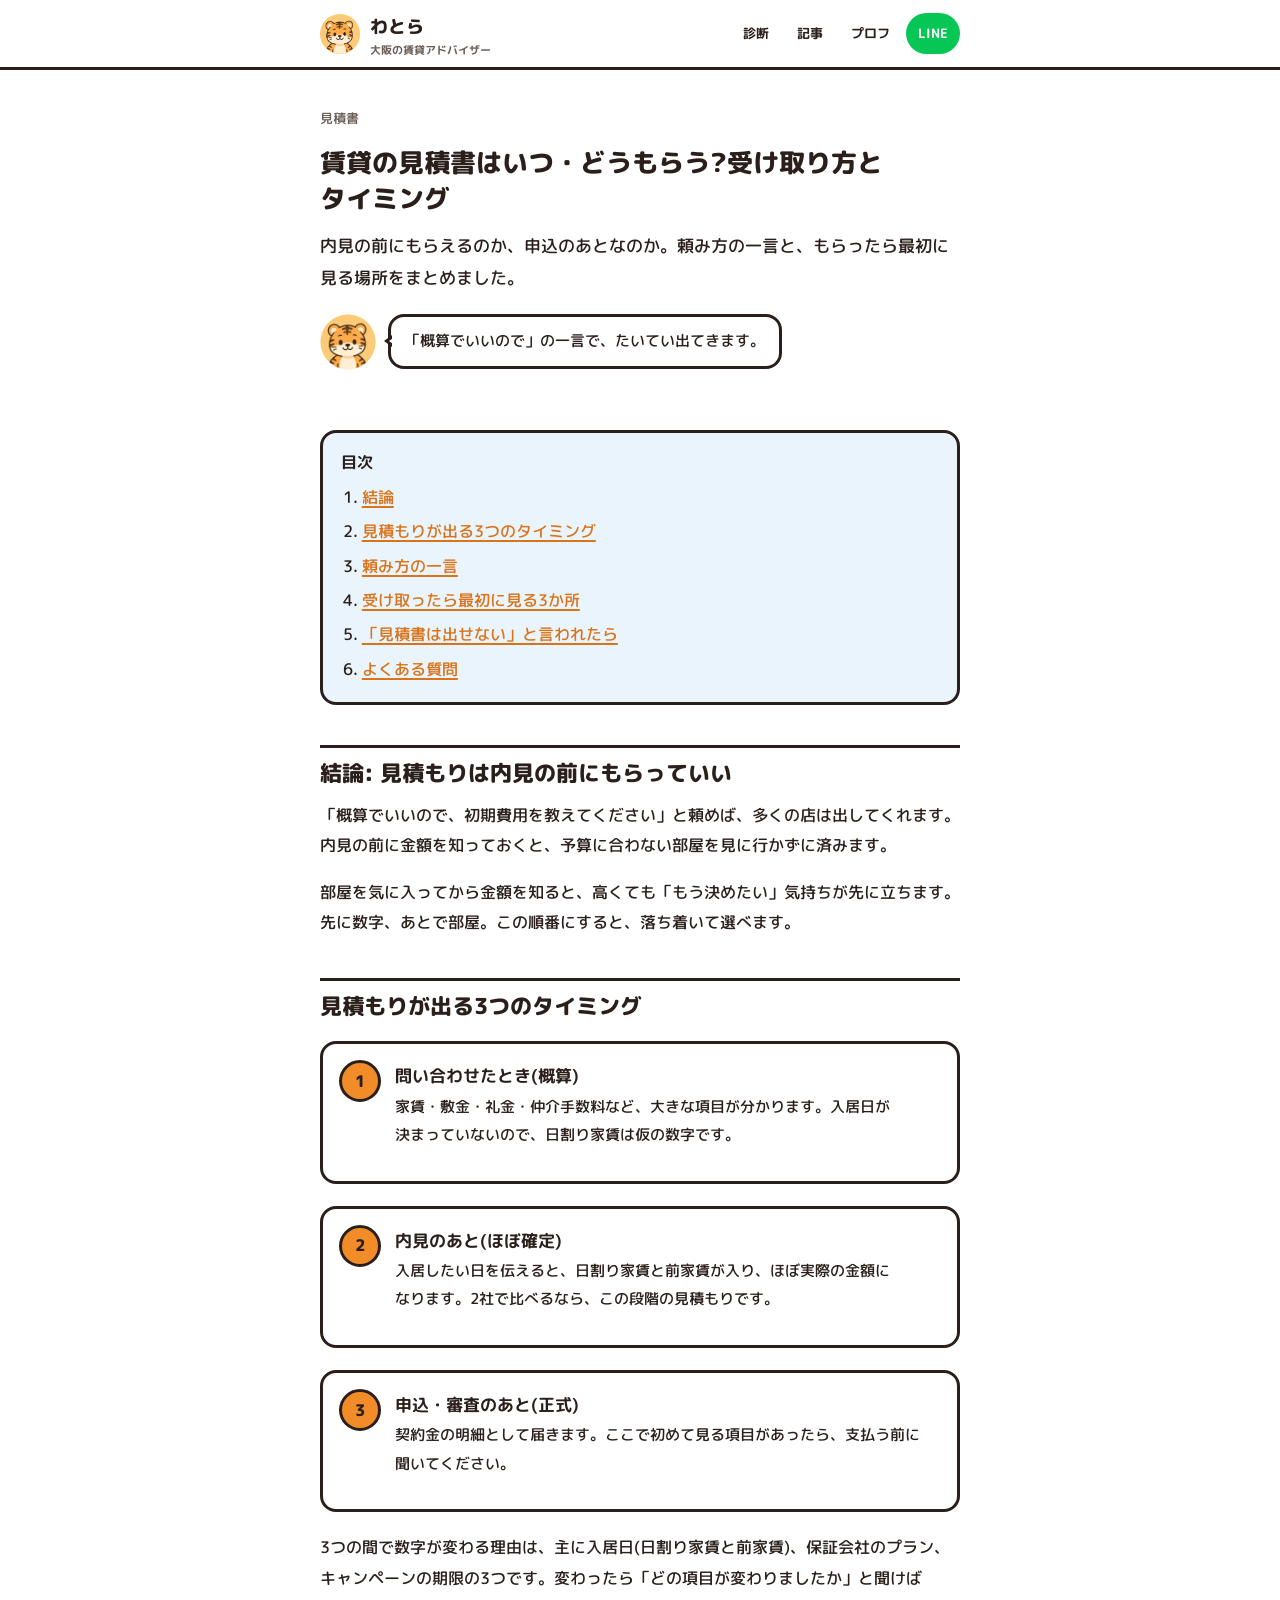
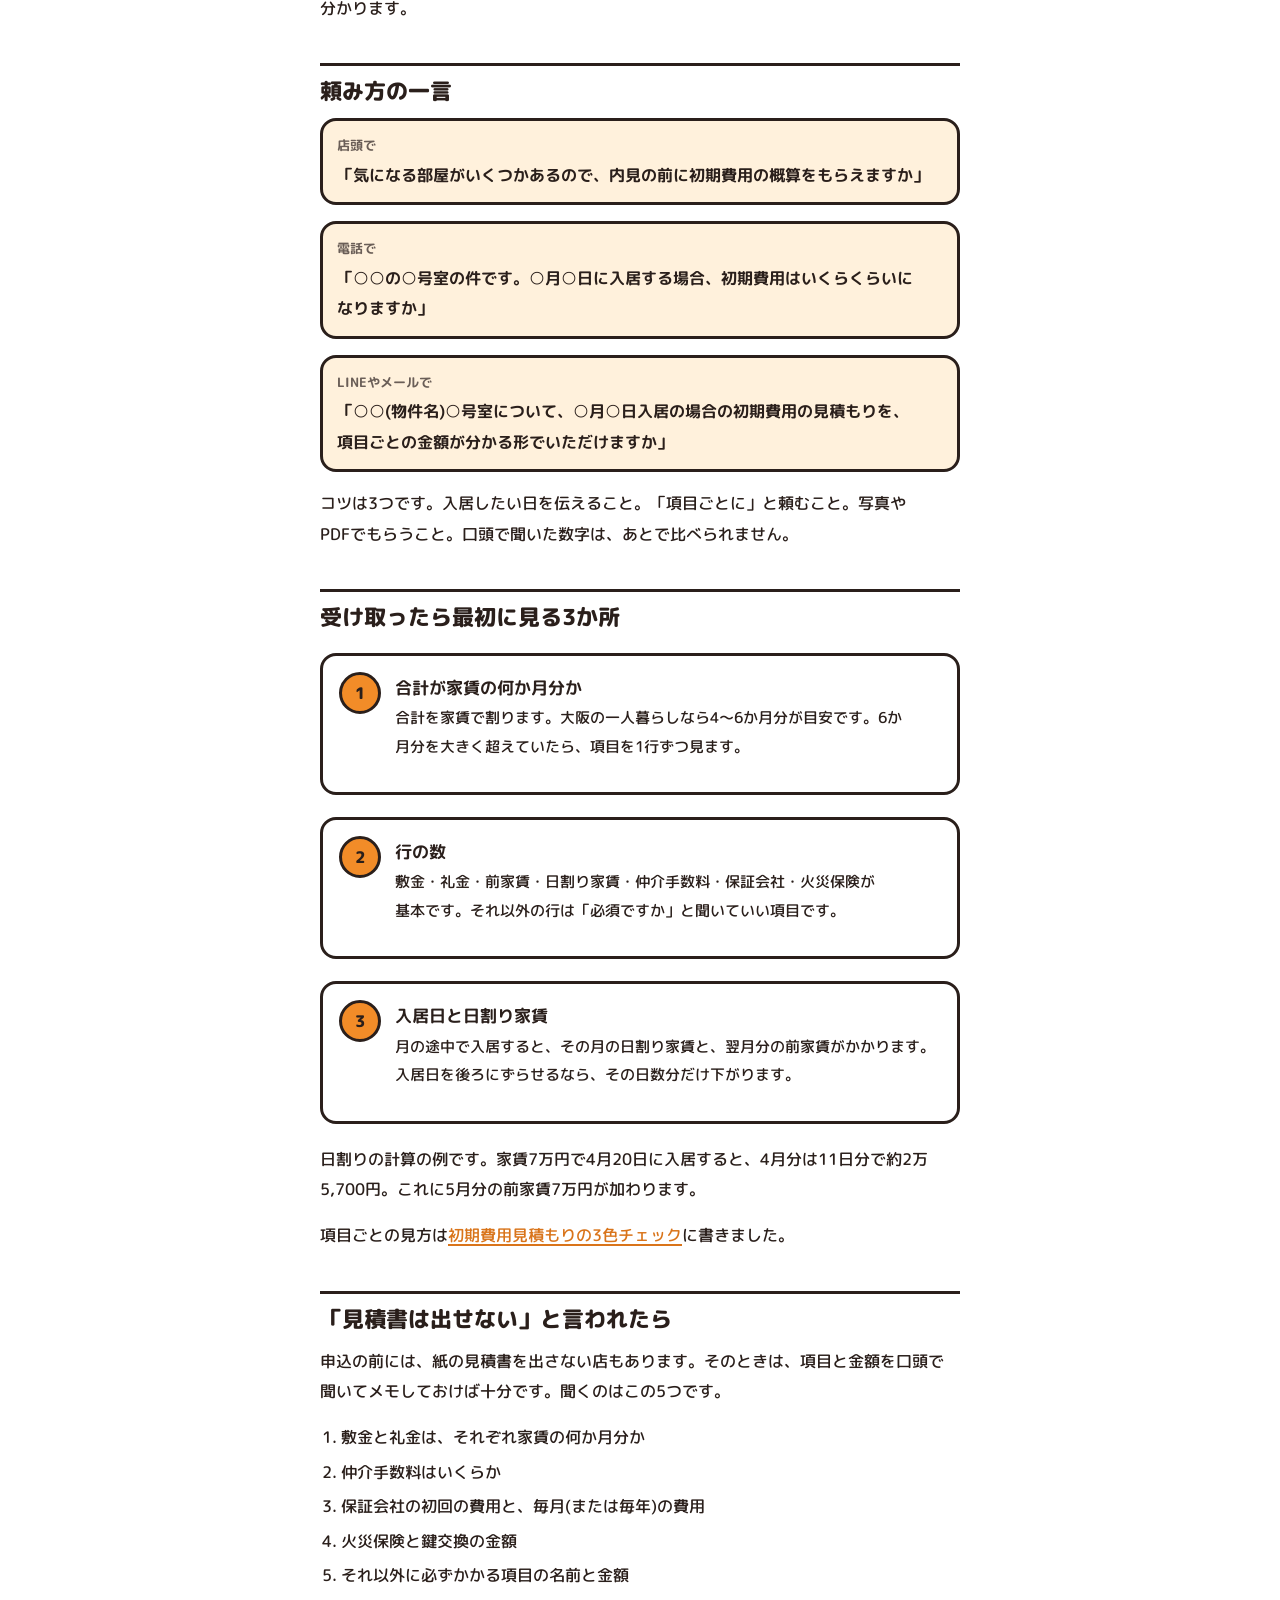
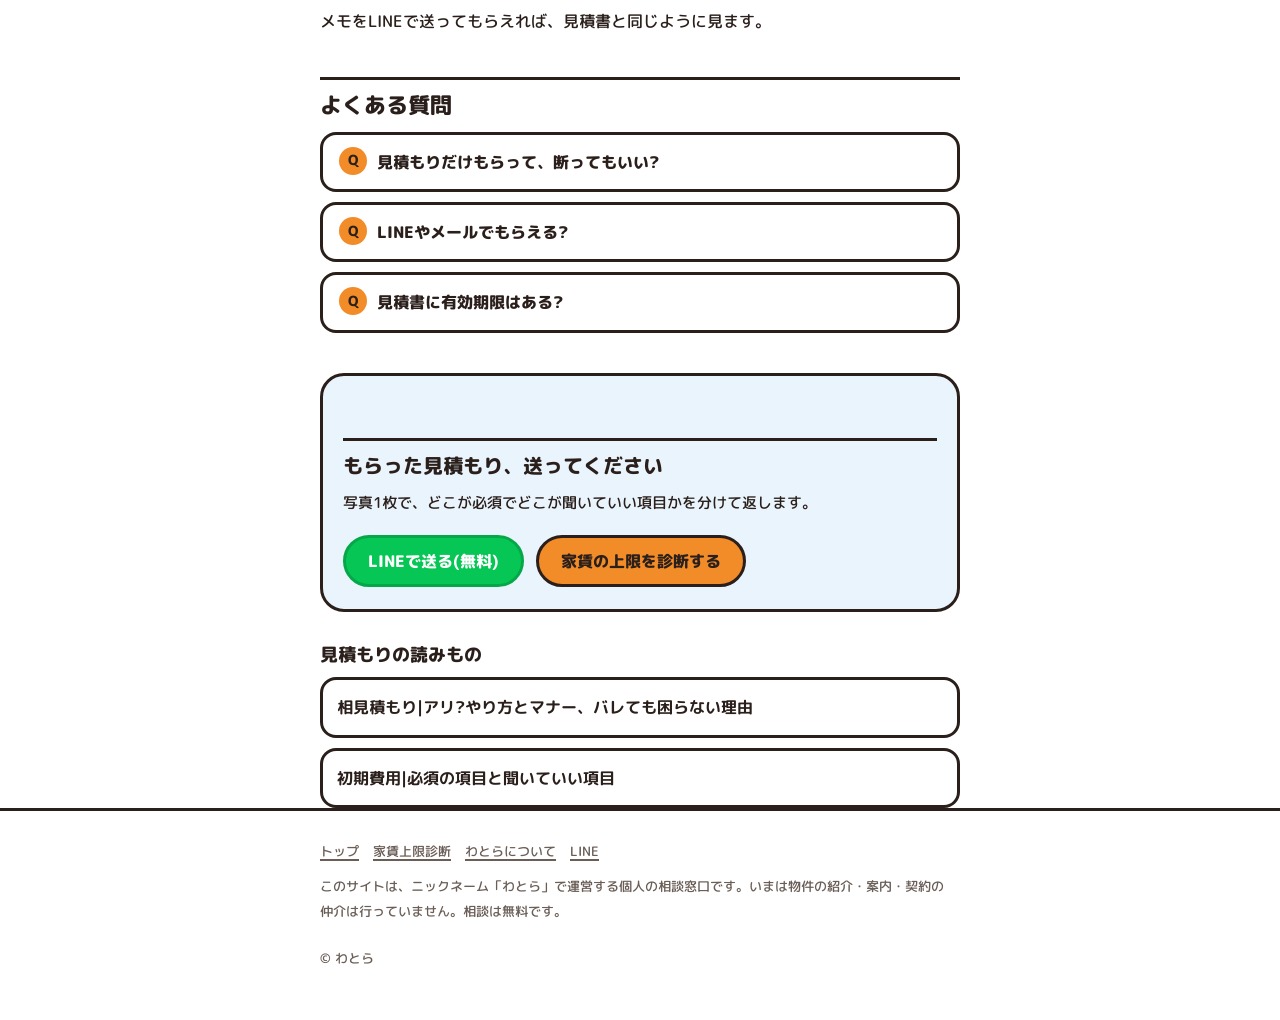
<file: articles/mitsumorisho.html>
<!DOCTYPE html>
<html lang="ja">
<head>
<meta charset="UTF-8">
<meta name="viewport" content="width=device-width, initial-scale=1">
<title>賃貸の見積書はいつ・どうもらう?受け取り方とタイミング|わとら</title>
<meta name="description" content="賃貸の初期費用の見積書は内見前にもらえる。出るタイミング3つ、頼み方の一言、受け取ったら最初に見る3か所を、後出しなしの賃貸アドバイザーが解説。">
<link rel="icon" href="../favicon.ico" sizes="any">
<link rel="icon" type="image/png" sizes="32x32" href="../favicon-32.png">
<link rel="apple-touch-icon" href="../favicon-192.png">
<link rel="preconnect" href="https://fonts.googleapis.com">
<link rel="preconnect" href="https://fonts.gstatic.com" crossorigin>
<link href="https://fonts.googleapis.com/css2?family=M+PLUS+Rounded+1c:wght@500;700;800&display=swap" rel="stylesheet">
<link rel="stylesheet" href="../css/style.css">
<style>
.article p{margin:0 0 1em}
.say{border:3px solid var(--ink);border-radius:var(--r-md);background:var(--orange-soft);padding:12px 14px;margin:0 0 1em;font-weight:700}
.say small{display:block;font-weight:700;color:var(--ink-soft);font-size:13px;margin-bottom:2px}
.cols{display:grid;gap:12px;margin:0 0 1em}
@media (min-width:600px){.cols{grid-template-columns:1fr 1fr}}
.col{border:3px solid var(--ink);border-radius:var(--r-md);background:var(--paper);padding:14px 16px;margin:0 0 1em}
.cols .col{margin:0}
.article h2 .dot{margin-right:8px}
.col h3{margin:0 0 6px;font-size:16px;display:flex;align-items:center;gap:8px}
.col ul{list-style:none;margin:0;padding:0}
.col li{margin:0;padding:8px 0;border-top:2px dashed #E4DED8}
.col li:first-child{border-top:0}
.col li strong{display:block}
.col li span{display:block;font-size:14px;color:var(--ink-soft)}
.dot{width:16px;height:16px;border-radius:50%;border:2px solid var(--ink);flex:none;display:inline-block;vertical-align:-2px}
.dot-must{background:var(--ink)}
.dot-ask{background:var(--orange)}
.dot-maybe{background:var(--sky)}
.legend{list-style:none;margin:0 0 1em;padding:0;display:grid;gap:8px}
.legend li{margin:0;display:flex;gap:10px;align-items:flex-start}
.legend .dot{margin-top:6px}
.rows{list-style:none;margin:0 0 1em;padding:0;border:3px solid var(--ink);border-radius:var(--r-md);background:var(--paper);overflow:hidden}
.rows li{margin:0;display:flex;justify-content:space-between;gap:12px;padding:9px 14px;border-top:2px dashed #E4DED8}
.rows li:first-child{border-top:0}
.rows li b{flex:none;text-align:right}
.rows li.sum{border-top:3px solid var(--ink);font-weight:800;background:var(--sky-soft)}
.checks{margin:0 0 1em;padding-left:1.3em}
</style>
</head>
<body>

<header class="site-head">
  <div class="wrap">
    <a class="brand" href="../index.html"><img src="../img/tiger-icon.png" alt=""><span>わとら<small>大阪の賃貸アドバイザー</small></span></a>
    <nav class="nav" aria-label="メニュー">
      <a href="../shindan.html">診断</a>
      <a href="../index.html#articles">記事</a>
      <a href="../profile.html">プロフ</a>
      <a class="nav-line" href="https://line.me/R/ti/p/%40819vbkzr">LINE</a>
    </nav>
  </div>
</header>

<main class="wrap">
<div class="article-head">
  <p class="article-meta">見積書</p>
  <h1>賃貸の見積書はいつ・どうもらう?受け取り方とタイミング</h1>
  <p class="lead">内見の前にもらえるのか、申込のあとなのか。頼み方の一言と、もらったら最初に見る場所をまとめました。</p>
  <div class="bubble"><img src="../img/tiger-icon.png" alt=""><p>「概算でいいので」の一言で、たいてい出てきます。</p></div>
</div>

<article class="article">
<div class="toc"><strong>目次</strong><ol><li><a href="#s1">結論</a></li><li><a href="#s2">見積もりが出る3つのタイミング</a></li><li><a href="#s3">頼み方の一言</a></li><li><a href="#s4">受け取ったら最初に見る3か所</a></li><li><a href="#s5">「見積書は出せない」と言われたら</a></li><li><a href="#faq">よくある質問</a></li></ol></div>

<h2 id="s1">結論: 見積もりは内見の前にもらっていい</h2>
<p>「概算でいいので、初期費用を教えてください」と頼めば、多くの店は出してくれます。内見の前に金額を知っておくと、予算に合わない部屋を見に行かずに済みます。</p>
<p>部屋を気に入ってから金額を知ると、高くても「もう決めたい」気持ちが先に立ちます。先に数字、あとで部屋。この順番にすると、落ち着いて選べます。</p>

<h2 id="s2">見積もりが出る3つのタイミング</h2>
<ol class="steps">
<li><div><strong>問い合わせたとき(概算)</strong><p>家賃・敷金・礼金・仲介手数料など、大きな項目が分かります。入居日が決まっていないので、日割り家賃は仮の数字です。</p></div></li>
<li><div><strong>内見のあと(ほぼ確定)</strong><p>入居したい日を伝えると、日割り家賃と前家賃が入り、ほぼ実際の金額になります。2社で比べるなら、この段階の見積もりです。</p></div></li>
<li><div><strong>申込・審査のあと(正式)</strong><p>契約金の明細として届きます。ここで初めて見る項目があったら、支払う前に聞いてください。</p></div></li>
</ol>
<p>3つの間で数字が変わる理由は、主に入居日(日割り家賃と前家賃)、保証会社のプラン、キャンペーンの期限の3つです。変わったら「どの項目が変わりましたか」と聞けば分かります。</p>

<h2 id="s3">頼み方の一言</h2>
<p class="say"><small>店頭で</small>「気になる部屋がいくつかあるので、内見の前に初期費用の概算をもらえますか」</p>
<p class="say"><small>電話で</small>「○○の○号室の件です。○月○日に入居する場合、初期費用はいくらくらいになりますか」</p>
<p class="say"><small>LINEやメールで</small>「○○(物件名)○号室について、○月○日入居の場合の初期費用の見積もりを、項目ごとの金額が分かる形でいただけますか」</p>
<p>コツは3つです。入居したい日を伝えること。「項目ごとに」と頼むこと。写真やPDFでもらうこと。口頭で聞いた数字は、あとで比べられません。</p>

<h2 id="s4">受け取ったら最初に見る3か所</h2>
<ol class="steps">
<li><div><strong>合計が家賃の何か月分か</strong><p>合計を家賃で割ります。大阪の一人暮らしなら4〜6か月分が目安です。6か月分を大きく超えていたら、項目を1行ずつ見ます。</p></div></li>
<li><div><strong>行の数</strong><p>敷金・礼金・前家賃・日割り家賃・仲介手数料・保証会社・火災保険が基本です。それ以外の行は「必須ですか」と聞いていい項目です。</p></div></li>
<li><div><strong>入居日と日割り家賃</strong><p>月の途中で入居すると、その月の日割り家賃と、翌月分の前家賃がかかります。入居日を後ろにずらせるなら、その日数分だけ下がります。</p></div></li>
</ol>
<p>日割りの計算の例です。家賃7万円で4月20日に入居すると、4月分は11日分で約2万5,700円。これに5月分の前家賃7万円が加わります。</p>
<p>項目ごとの見方は<a href="shokihiyo-mitsumori.html">初期費用見積もりの3色チェック</a>に書きました。</p>

<h2 id="s5">「見積書は出せない」と言われたら</h2>
<p>申込の前には、紙の見積書を出さない店もあります。そのときは、項目と金額を口頭で聞いてメモしておけば十分です。聞くのはこの5つです。</p>
<ol class="checks">
<li>敷金と礼金は、それぞれ家賃の何か月分か</li>
<li>仲介手数料はいくらか</li>
<li>保証会社の初回の費用と、毎月(または毎年)の費用</li>
<li>火災保険と鍵交換の金額</li>
<li>それ以外に必ずかかる項目の名前と金額</li>
</ol>
<p>メモをLINEで送ってもらえれば、見積書と同じように見ます。</p>
<section class="faq" id="faq">
<h2>よくある質問</h2>
<details><summary>見積もりだけもらって、断ってもいい?</summary><p>いいです。見積もりは申込ではありません。断るときは「今回は見送ります」の一言で大丈夫です。</p></details>
<details><summary>LINEやメールでもらえる?</summary><p>多くの店で、画像やPDFで送ってもらえます。来店しないと出せないと言われたら、概算だけ電話で聞いてください。</p></details>
<details><summary>見積書に有効期限はある?</summary><p>決まった期限はありません。ただ、募集の条件が変わると数字も変わりますし、入居日がずれると日割り家賃と前家賃が変わります。申込の直前に、もう一度確認してください。</p></details>
</section>
<div class="cta-box">
<h2>もらった見積もり、送ってください</h2>
<p style="font-size:15px">写真1枚で、どこが必須でどこが聞いていい項目かを分けて返します。</p>
<div class="actions">
<a class="btn btn-line" href="https://line.me/R/ti/p/%40819vbkzr">LINEで送る(無料)</a>
<a class="btn btn-orange" href="../shindan.html">家賃の上限を診断する</a>
</div>
</div>

<h2 style="border:0;padding-top:0;margin-top:30px;font-size:18px">見積もりの読みもの</h2>
<div class="series"><a href="aimitsumori.html">相見積もり|アリ?やり方とマナー、バレても困らない理由</a><a href="shokihiyo-mitsumori.html">初期費用|必須の項目と聞いていい項目</a></div>
</article>
</main>

<footer class="site-foot">
  <div class="wrap">
    <div class="foot-links">
      <a href="../index.html">トップ</a>
      <a href="../shindan.html">家賃上限診断</a>
      <a href="../profile.html">わとらについて</a>
      <a href="https://line.me/R/ti/p/%40819vbkzr">LINE</a>
    </div>
    <p>このサイトは、ニックネーム「わとら」で運営する個人の相談窓口です。いまは物件の紹介・案内・契約の仲介は行っていません。相談は無料です。</p>
    <p>© わとら</p>
  </div>
</footer>
</body>
</html>
</file>
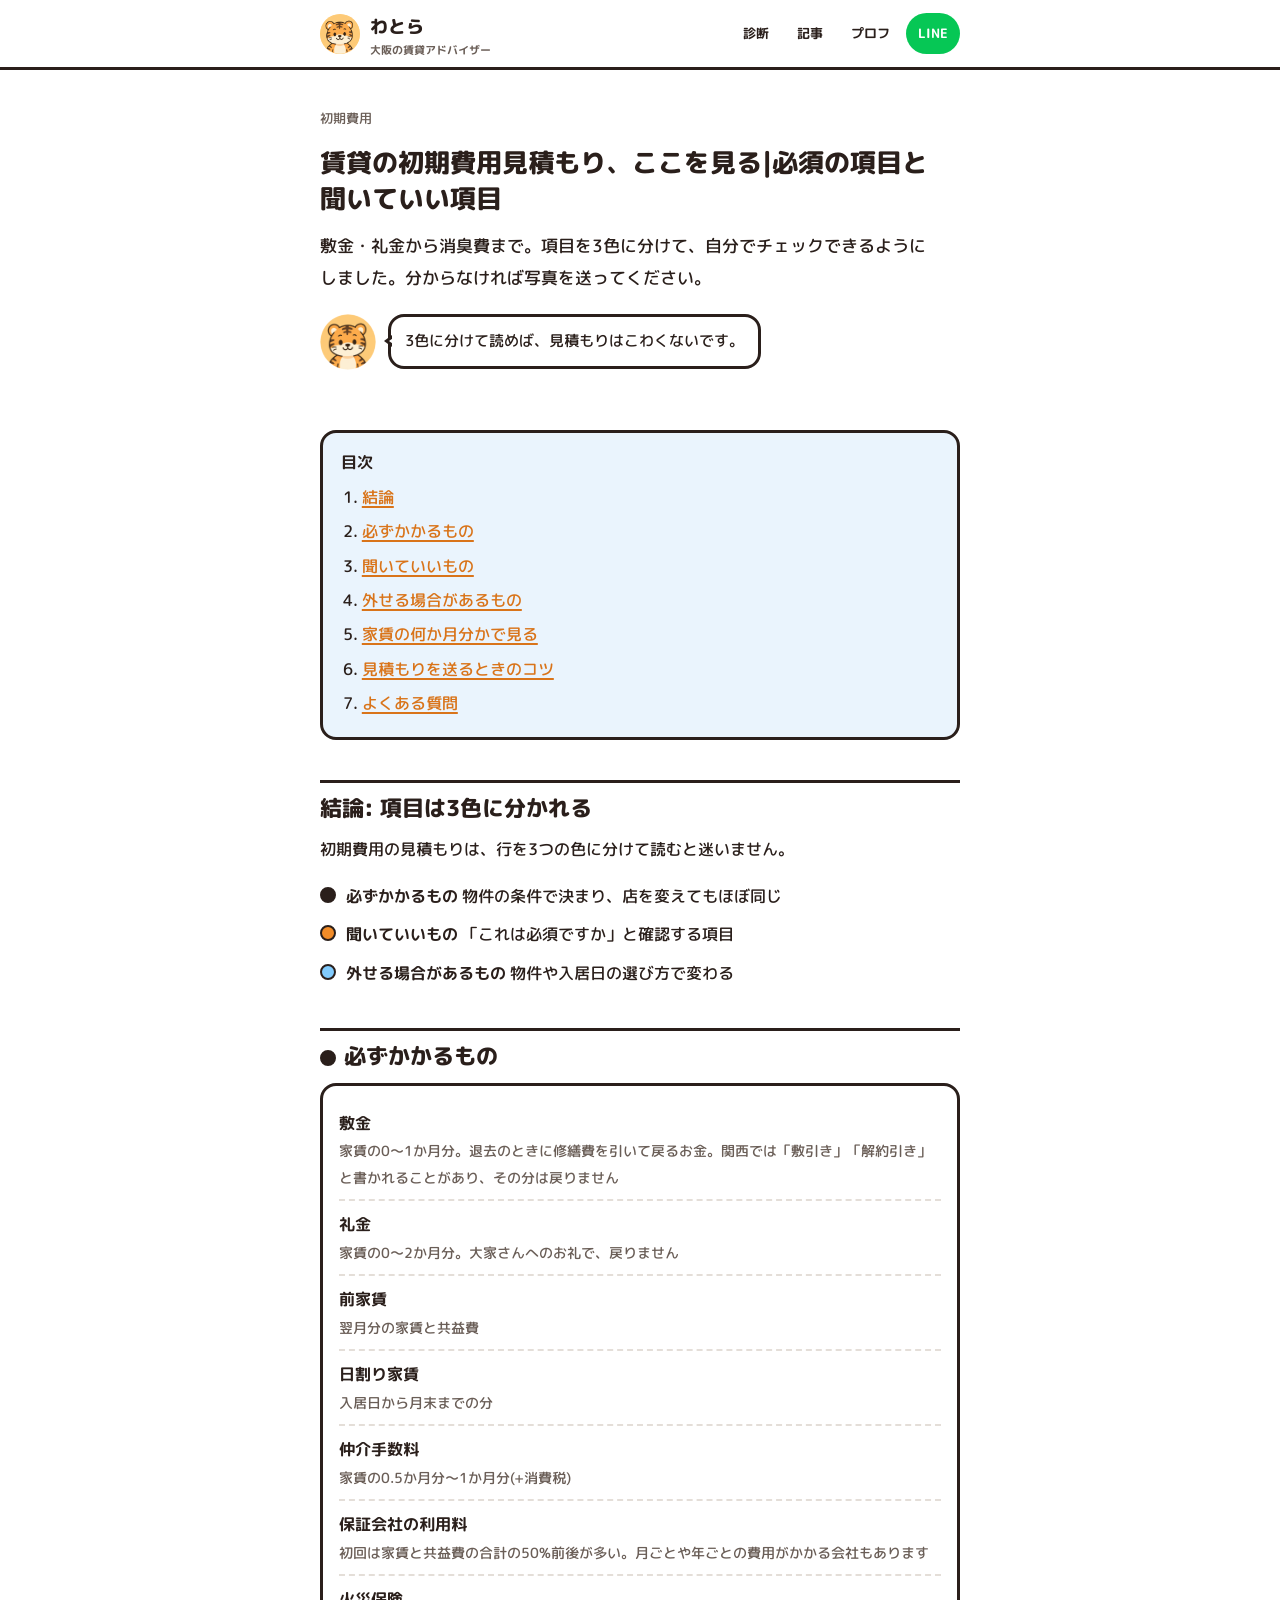
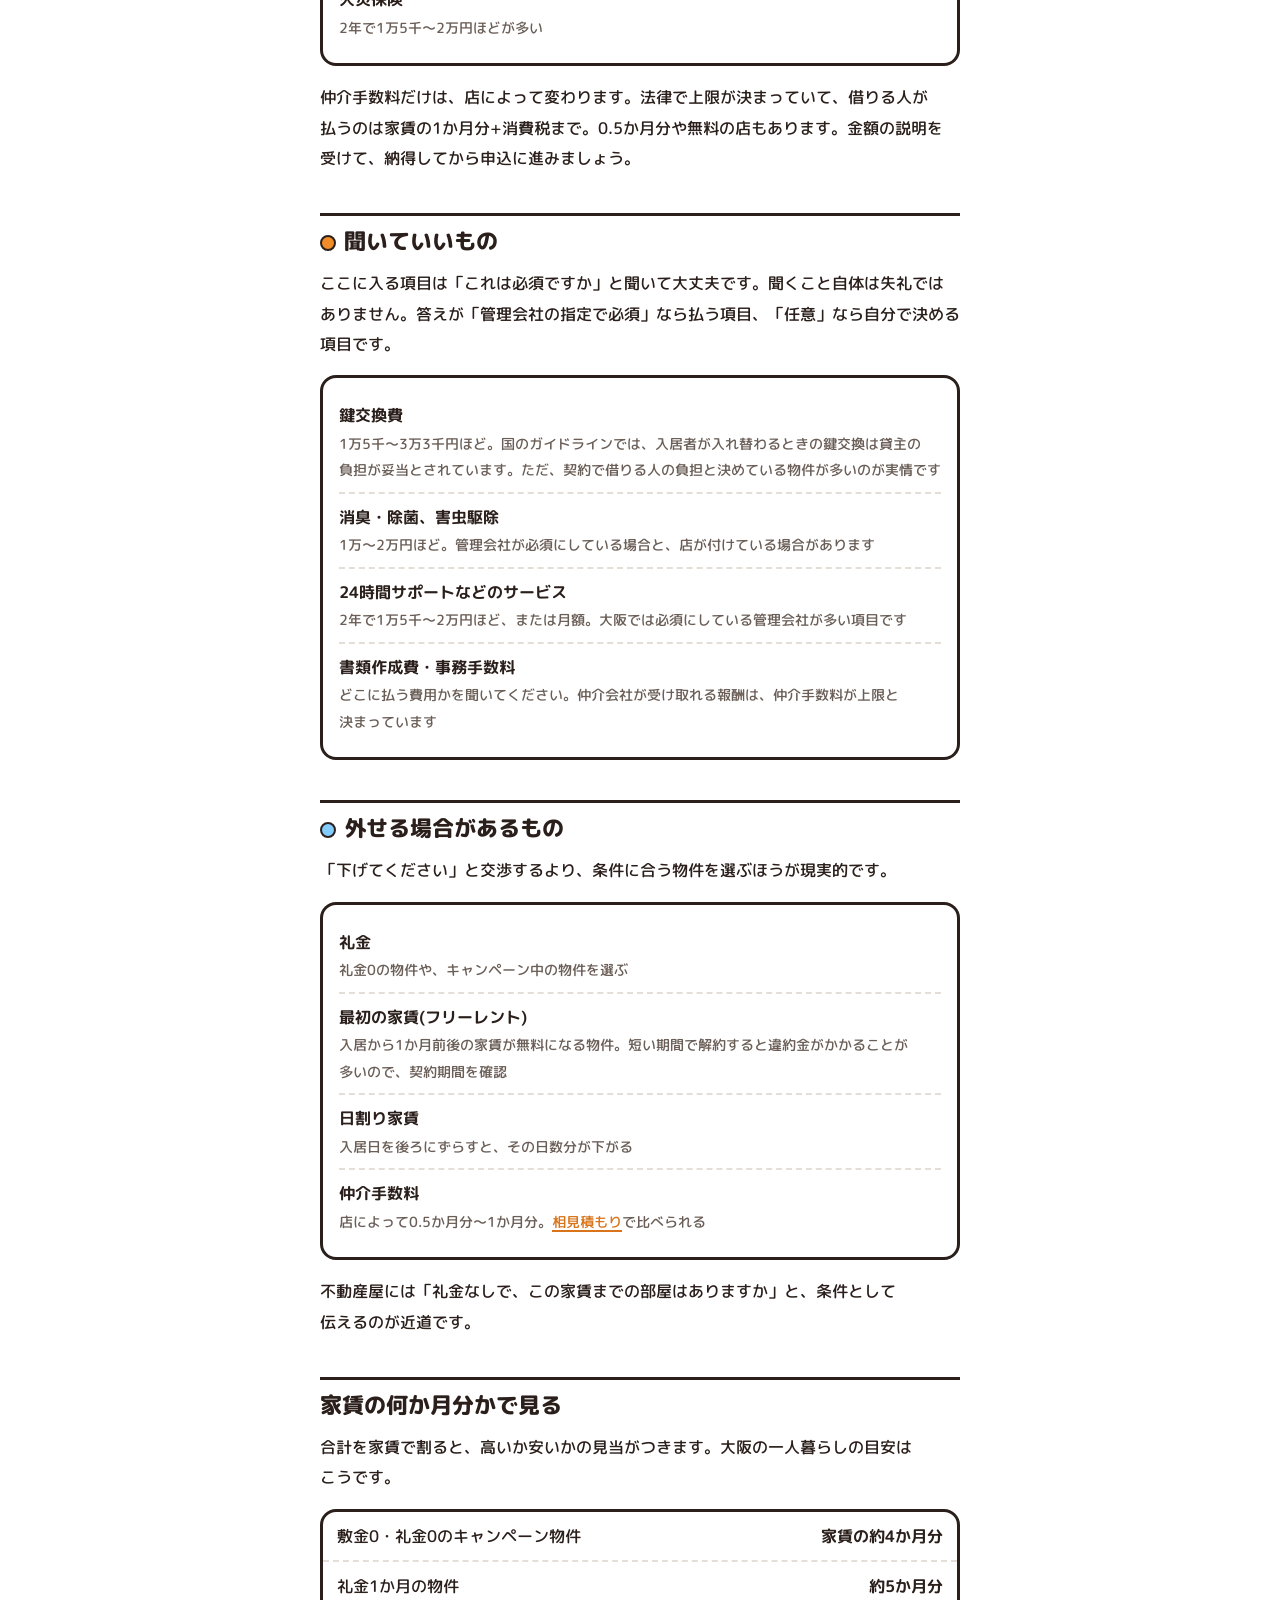
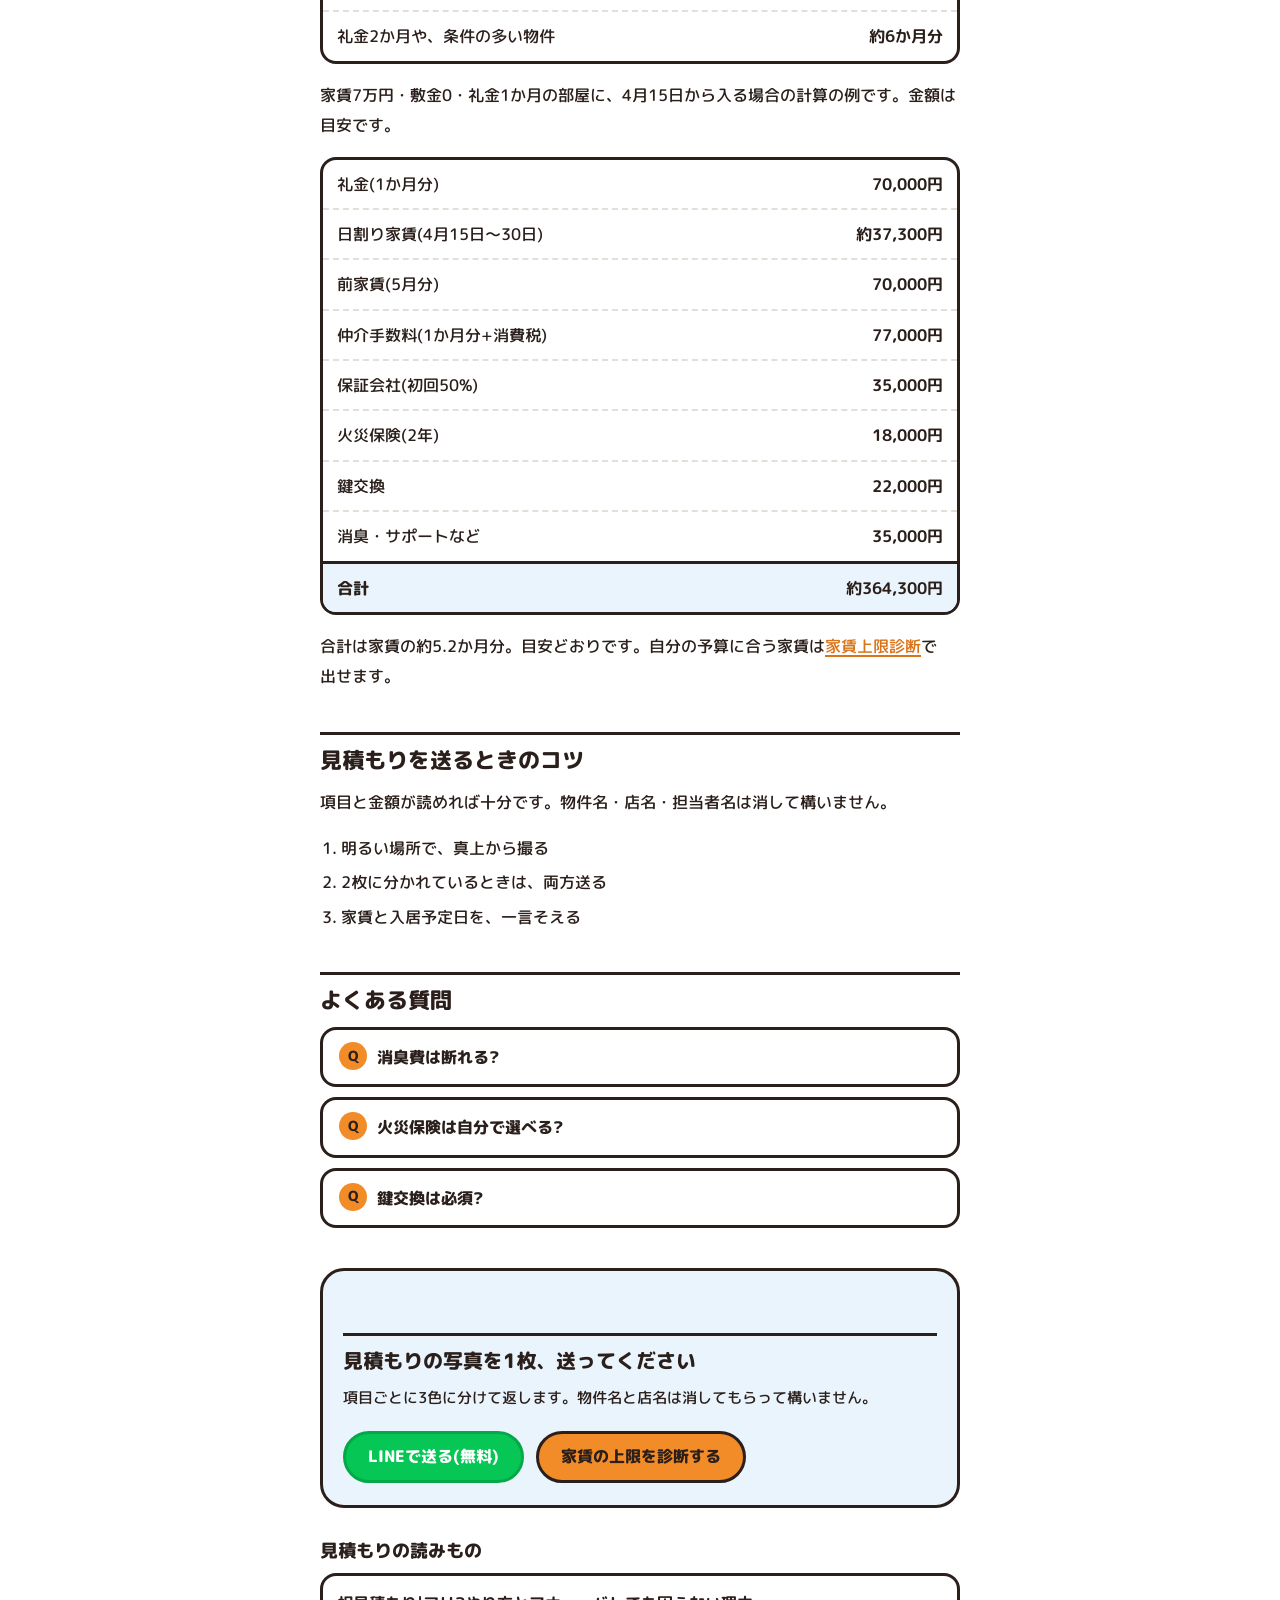
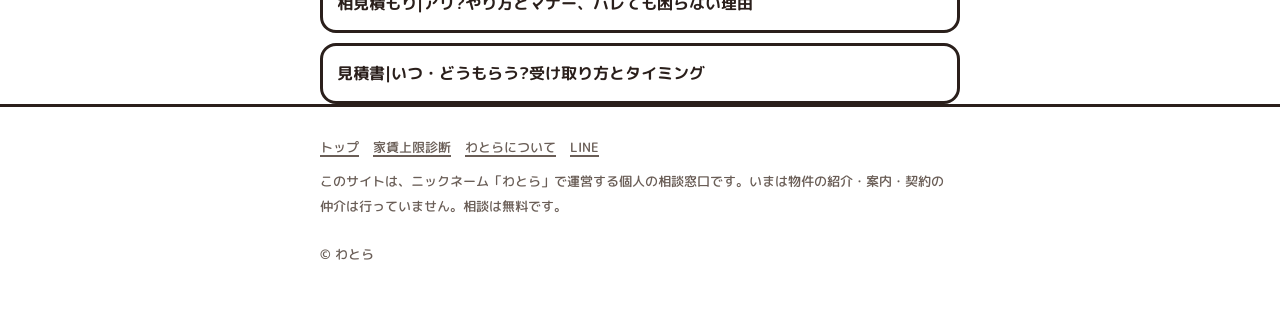
<file: articles/shokihiyo-mitsumori.html>
<!DOCTYPE html>
<html lang="ja">
<head>
<meta charset="UTF-8">
<meta name="viewport" content="width=device-width, initial-scale=1">
<title>賃貸の初期費用見積もり、ここを見る|必須の項目と聞いていい項目|わとら</title>
<meta name="description" content="賃貸の初期費用見積もりを「必ずかかる」「聞いていい」「外せる場合がある」の3色で読む方法。大阪の目安は家賃×4〜6か月。後出しなしの賃貸アドバイザーが解説。">
<link rel="icon" href="../favicon.ico" sizes="any">
<link rel="icon" type="image/png" sizes="32x32" href="../favicon-32.png">
<link rel="apple-touch-icon" href="../favicon-192.png">
<link rel="preconnect" href="https://fonts.googleapis.com">
<link rel="preconnect" href="https://fonts.gstatic.com" crossorigin>
<link href="https://fonts.googleapis.com/css2?family=M+PLUS+Rounded+1c:wght@500;700;800&display=swap" rel="stylesheet">
<link rel="stylesheet" href="../css/style.css">
<style>
.article p{margin:0 0 1em}
.say{border:3px solid var(--ink);border-radius:var(--r-md);background:var(--orange-soft);padding:12px 14px;margin:0 0 1em;font-weight:700}
.say small{display:block;font-weight:700;color:var(--ink-soft);font-size:13px;margin-bottom:2px}
.cols{display:grid;gap:12px;margin:0 0 1em}
@media (min-width:600px){.cols{grid-template-columns:1fr 1fr}}
.col{border:3px solid var(--ink);border-radius:var(--r-md);background:var(--paper);padding:14px 16px;margin:0 0 1em}
.cols .col{margin:0}
.article h2 .dot{margin-right:8px}
.col h3{margin:0 0 6px;font-size:16px;display:flex;align-items:center;gap:8px}
.col ul{list-style:none;margin:0;padding:0}
.col li{margin:0;padding:8px 0;border-top:2px dashed #E4DED8}
.col li:first-child{border-top:0}
.col li strong{display:block}
.col li span{display:block;font-size:14px;color:var(--ink-soft)}
.dot{width:16px;height:16px;border-radius:50%;border:2px solid var(--ink);flex:none;display:inline-block;vertical-align:-2px}
.dot-must{background:var(--ink)}
.dot-ask{background:var(--orange)}
.dot-maybe{background:var(--sky)}
.legend{list-style:none;margin:0 0 1em;padding:0;display:grid;gap:8px}
.legend li{margin:0;display:flex;gap:10px;align-items:flex-start}
.legend .dot{margin-top:6px}
.rows{list-style:none;margin:0 0 1em;padding:0;border:3px solid var(--ink);border-radius:var(--r-md);background:var(--paper);overflow:hidden}
.rows li{margin:0;display:flex;justify-content:space-between;gap:12px;padding:9px 14px;border-top:2px dashed #E4DED8}
.rows li:first-child{border-top:0}
.rows li b{flex:none;text-align:right}
.rows li.sum{border-top:3px solid var(--ink);font-weight:800;background:var(--sky-soft)}
.checks{margin:0 0 1em;padding-left:1.3em}
</style>
</head>
<body>

<header class="site-head">
  <div class="wrap">
    <a class="brand" href="../index.html"><img src="../img/tiger-icon.png" alt=""><span>わとら<small>大阪の賃貸アドバイザー</small></span></a>
    <nav class="nav" aria-label="メニュー">
      <a href="../shindan.html">診断</a>
      <a href="../index.html#articles">記事</a>
      <a href="../profile.html">プロフ</a>
      <a class="nav-line" href="https://line.me/R/ti/p/%40819vbkzr">LINE</a>
    </nav>
  </div>
</header>

<main class="wrap">
<div class="article-head">
  <p class="article-meta">初期費用</p>
  <h1>賃貸の初期費用見積もり、ここを見る|必須の項目と聞いていい項目</h1>
  <p class="lead">敷金・礼金から消臭費まで。項目を3色に分けて、自分でチェックできるようにしました。分からなければ写真を送ってください。</p>
  <div class="bubble"><img src="../img/tiger-icon.png" alt=""><p>3色に分けて読めば、見積もりはこわくないです。</p></div>
</div>

<article class="article">
<div class="toc"><strong>目次</strong><ol><li><a href="#s1">結論</a></li><li><a href="#s2">必ずかかるもの</a></li><li><a href="#s3">聞いていいもの</a></li><li><a href="#s4">外せる場合があるもの</a></li><li><a href="#s5">家賃の何か月分かで見る</a></li><li><a href="#s6">見積もりを送るときのコツ</a></li><li><a href="#faq">よくある質問</a></li></ol></div>

<h2 id="s1">結論: 項目は3色に分かれる</h2>
<p>初期費用の見積もりは、行を3つの色に分けて読むと迷いません。</p>
<ul class="legend">
<li><span class="dot dot-must"></span><span><strong>必ずかかるもの</strong> 物件の条件で決まり、店を変えてもほぼ同じ</span></li>
<li><span class="dot dot-ask"></span><span><strong>聞いていいもの</strong> 「これは必須ですか」と確認する項目</span></li>
<li><span class="dot dot-maybe"></span><span><strong>外せる場合があるもの</strong> 物件や入居日の選び方で変わる</span></li>
</ul>

<h2 id="s2"><span class="dot dot-must"></span>必ずかかるもの</h2>
<div class="col">
<ul>
<li><strong>敷金</strong><span>家賃の0〜1か月分。退去のときに修繕費を引いて戻るお金。関西では「敷引き」「解約引き」と書かれることがあり、その分は戻りません</span></li>
<li><strong>礼金</strong><span>家賃の0〜2か月分。大家さんへのお礼で、戻りません</span></li>
<li><strong>前家賃</strong><span>翌月分の家賃と共益費</span></li>
<li><strong>日割り家賃</strong><span>入居日から月末までの分</span></li>
<li><strong>仲介手数料</strong><span>家賃の0.5か月分〜1か月分(+消費税)</span></li>
<li><strong>保証会社の利用料</strong><span>初回は家賃と共益費の合計の50%前後が多い。月ごとや年ごとの費用がかかる会社もあります</span></li>
<li><strong>火災保険</strong><span>2年で1万5千〜2万円ほどが多い</span></li>
</ul>
</div>
<p>仲介手数料だけは、店によって変わります。法律で上限が決まっていて、借りる人が払うのは家賃の1か月分+消費税まで。0.5か月分や無料の店もあります。金額の説明を受けて、納得してから申込に進みましょう。</p>

<h2 id="s3"><span class="dot dot-ask"></span>聞いていいもの</h2>
<p>ここに入る項目は「これは必須ですか」と聞いて大丈夫です。聞くこと自体は失礼ではありません。答えが「管理会社の指定で必須」なら払う項目、「任意」なら自分で決める項目です。</p>
<div class="col">
<ul>
<li><strong>鍵交換費</strong><span>1万5千〜3万3千円ほど。国のガイドラインでは、入居者が入れ替わるときの鍵交換は貸主の負担が妥当とされています。ただ、契約で借りる人の負担と決めている物件が多いのが実情です</span></li>
<li><strong>消臭・除菌、害虫駆除</strong><span>1万〜2万円ほど。管理会社が必須にしている場合と、店が付けている場合があります</span></li>
<li><strong>24時間サポートなどのサービス</strong><span>2年で1万5千〜2万円ほど、または月額。大阪では必須にしている管理会社が多い項目です</span></li>
<li><strong>書類作成費・事務手数料</strong><span>どこに払う費用かを聞いてください。仲介会社が受け取れる報酬は、仲介手数料が上限と決まっています</span></li>
</ul>
</div>

<h2 id="s4"><span class="dot dot-maybe"></span>外せる場合があるもの</h2>
<p>「下げてください」と交渉するより、条件に合う物件を選ぶほうが現実的です。</p>
<div class="col">
<ul>
<li><strong>礼金</strong><span>礼金0の物件や、キャンペーン中の物件を選ぶ</span></li>
<li><strong>最初の家賃(フリーレント)</strong><span>入居から1か月前後の家賃が無料になる物件。短い期間で解約すると違約金がかかることが多いので、契約期間を確認</span></li>
<li><strong>日割り家賃</strong><span>入居日を後ろにずらすと、その日数分が下がる</span></li>
<li><strong>仲介手数料</strong><span>店によって0.5か月分〜1か月分。<a href="aimitsumori.html">相見積もり</a>で比べられる</span></li>
</ul>
</div>
<p>不動産屋には「礼金なしで、この家賃までの部屋はありますか」と、条件として伝えるのが近道です。</p>

<h2 id="s5">家賃の何か月分かで見る</h2>
<p>合計を家賃で割ると、高いか安いかの見当がつきます。大阪の一人暮らしの目安はこうです。</p>
<ul class="rows">
<li><span>敷金0・礼金0のキャンペーン物件</span><b>家賃の約4か月分</b></li>
<li><span>礼金1か月の物件</span><b>約5か月分</b></li>
<li><span>礼金2か月や、条件の多い物件</span><b>約6か月分</b></li>
</ul>
<p>家賃7万円・敷金0・礼金1か月の部屋に、4月15日から入る場合の計算の例です。金額は目安です。</p>
<ul class="rows">
<li><span>礼金(1か月分)</span><b>70,000円</b></li>
<li><span>日割り家賃(4月15日〜30日)</span><b>約37,300円</b></li>
<li><span>前家賃(5月分)</span><b>70,000円</b></li>
<li><span>仲介手数料(1か月分+消費税)</span><b>77,000円</b></li>
<li><span>保証会社(初回50%)</span><b>35,000円</b></li>
<li><span>火災保険(2年)</span><b>18,000円</b></li>
<li><span>鍵交換</span><b>22,000円</b></li>
<li><span>消臭・サポートなど</span><b>35,000円</b></li>
<li class="sum"><span>合計</span><b>約364,300円</b></li>
</ul>
<p>合計は家賃の約5.2か月分。目安どおりです。自分の予算に合う家賃は<a href="../shindan.html">家賃上限診断</a>で出せます。</p>

<h2 id="s6">見積もりを送るときのコツ</h2>
<p>項目と金額が読めれば十分です。物件名・店名・担当者名は消して構いません。</p>
<ol class="checks">
<li>明るい場所で、真上から撮る</li>
<li>2枚に分かれているときは、両方送る</li>
<li>家賃と入居予定日を、一言そえる</li>
</ol>
<section class="faq" id="faq">
<h2>よくある質問</h2>
<details><summary>消臭費は断れる?</summary><p>管理会社が必須にしている場合は外せません。店が付けている場合は、聞けば外れることがあります。どちらなのかは、聞けば分かります。</p></details>
<details><summary>火災保険は自分で選べる?</summary><p>物件によっては保険が指定されています。指定がなければ、同じ補償内容の保険を自分で選べる場合があります。まず「指定ですか」と聞いてください。</p></details>
<details><summary>鍵交換は必須?</summary><p>前の入居者と同じ鍵のままにしないための費用で、必須にしている物件が多いです。必須かどうかと金額を、見積もりの段階で確認してください。</p></details>
</section>
<div class="cta-box">
<h2>見積もりの写真を1枚、送ってください</h2>
<p style="font-size:15px">項目ごとに3色に分けて返します。物件名と店名は消してもらって構いません。</p>
<div class="actions">
<a class="btn btn-line" href="https://line.me/R/ti/p/%40819vbkzr">LINEで送る(無料)</a>
<a class="btn btn-orange" href="../shindan.html">家賃の上限を診断する</a>
</div>
</div>

<h2 style="border:0;padding-top:0;margin-top:30px;font-size:18px">見積もりの読みもの</h2>
<div class="series"><a href="aimitsumori.html">相見積もり|アリ?やり方とマナー、バレても困らない理由</a><a href="mitsumorisho.html">見積書|いつ・どうもらう?受け取り方とタイミング</a></div>
</article>
</main>

<footer class="site-foot">
  <div class="wrap">
    <div class="foot-links">
      <a href="../index.html">トップ</a>
      <a href="../shindan.html">家賃上限診断</a>
      <a href="../profile.html">わとらについて</a>
      <a href="https://line.me/R/ti/p/%40819vbkzr">LINE</a>
    </div>
    <p>このサイトは、ニックネーム「わとら」で運営する個人の相談窓口です。いまは物件の紹介・案内・契約の仲介は行っていません。相談は無料です。</p>
    <p>© わとら</p>
  </div>
</footer>
</body>
</html>
</file>
<file: css/style.css>
/* わとら | 賃貸アドバイザーサイト 共通スタイル
   色はキャラクターから採用: 空色(顔の背景)・虎オレンジ・墨(線の色) */
:root{
  --sky:#81CBFD;
  --sky-soft:#EAF4FD;
  --orange:#F28C28;
  --orange-deep:#D9741A;
  --orange-soft:#FFF1DC;
  --ink:#2A1F1B;
  --ink-soft:#6A5E57;
  --paper:#FFFFFF;
  --green:#06C755;
  --green-deep:#05A848;
  --r-lg:24px;
  --r-md:16px;
  --r-sm:10px;
  --w:680px;
}
*{box-sizing:border-box}
html{scroll-behavior:smooth;-webkit-text-size-adjust:100%}
body{
  margin:0;
  font-family:'M PLUS Rounded 1c','Hiragino Maru Gothic ProN','Yu Gothic','Meiryo',sans-serif;
  font-weight:500;
  font-size:16px;
  line-height:1.9;
  color:var(--ink);
  background:var(--paper);
  word-break:auto-phrase;
  overflow-wrap:anywhere;
}
img{max-width:100%;height:auto;display:block}
a{color:var(--orange-deep);text-decoration-thickness:2px;text-underline-offset:3px}
a:focus-visible,button:focus-visible,select:focus-visible{outline:3px solid var(--sky);outline-offset:3px}
h1,h2,h3{line-height:1.4;margin:0 0 .5em;font-weight:800}
h1{font-size:30px}
h2{font-size:22px}
h3{font-size:18px}
p{margin:0 0 1em}
ul{margin:0;padding-left:1.3em}
li{margin:.25em 0}
.wrap{max-width:var(--w);margin:0 auto;padding:0 20px}
.sec{padding:44px 0}
.sec-tint{background:var(--sky-soft)}
.sec-warm{background:var(--orange-soft)}
.lead{font-size:17px}
.note{font-size:14px;color:var(--ink-soft)}
.note p{margin-bottom:.5em}

/* ヘッダー */
.site-head{border-bottom:3px solid var(--ink);background:var(--paper)}
.site-head .wrap{display:flex;align-items:center;justify-content:space-between;gap:12px;padding-top:10px;padding-bottom:10px}
.brand{display:flex;align-items:center;gap:10px;text-decoration:none;color:var(--ink);font-weight:800;font-size:18px}
.brand img{width:40px;height:40px;border-radius:50%;background:#FECC7B}
.brand small{display:block;font-size:11px;font-weight:700;color:var(--ink-soft);line-height:1.2}
.nav{display:flex;gap:4px;flex-wrap:wrap;justify-content:flex-end}
.nav a{font-size:13px;font-weight:700;color:var(--ink);text-decoration:none;padding:6px 10px;border-radius:999px;border:2px solid transparent}
.nav a:hover{border-color:var(--ink)}
.nav a.nav-line{background:var(--green);color:#fff}

/* ボタン */
.btn{display:inline-flex;align-items:center;justify-content:center;gap:8px;min-height:52px;padding:12px 22px;border-radius:999px;border:3px solid var(--ink);font-weight:800;font-size:16px;text-decoration:none;cursor:pointer;line-height:1.3;text-align:center;font-family:inherit}
.btn-orange{background:var(--orange);color:var(--ink)}
.btn-orange:hover{background:var(--orange-deep)}
.btn-line{background:var(--green);color:#fff;border-color:var(--green-deep)}
.btn-line:hover{background:var(--green-deep)}
.btn-ghost{background:var(--paper);color:var(--ink)}
.btn-ghost:hover{background:var(--sky-soft)}
.btn-block{display:flex;width:100%}
.actions{display:flex;flex-direction:column;gap:12px;margin-top:18px}

/* ヒーロー */
.hero{padding:40px 0 36px;background:var(--paper)}
.hero .wrap{display:flex;flex-direction:column;align-items:flex-start;gap:20px}
.hero-face{width:168px;height:168px;flex:none}
.hero-role{font-weight:700;color:var(--ink-soft);margin:0}
.hero-name{font-size:48px;line-height:1.1;margin:0 0 6px}
.hero-copy{font-size:28px;font-weight:800;line-height:1.3;margin:0 0 10px;padding:8px 16px;background:var(--orange-soft);border-radius:var(--r-md);display:inline-block}
.hero-sub{margin:0}
@media (min-width:600px){
  .hero .wrap{flex-direction:row;align-items:center;gap:32px}
  .hero-face{width:200px;height:200px}
  .actions{flex-direction:row}
}

/* ○×ボード(できること・できないこと) */
.board{display:grid;gap:16px}
@media (min-width:600px){.board{grid-template-columns:1fr 1fr}}
.board-col{border:3px solid var(--ink);border-radius:var(--r-lg);padding:20px 20px 16px;background:var(--paper)}
.board-col h2{display:flex;align-items:center;gap:10px;font-size:20px}
.board-col h2 .mark{width:34px;height:34px;border-radius:50%;display:inline-flex;align-items:center;justify-content:center;font-size:18px;flex:none}
.board-ok h2 .mark{background:var(--orange);color:var(--ink)}
.board-ng h2 .mark{background:var(--ink);color:#fff}
.board-col ul{list-style:none;padding:0}
.board-col li{padding:8px 0;border-top:2px dashed #E4DED8}
.board-col li:first-child{border-top:0}
.board-col li strong{display:block}
.board-col li span{font-size:14px;color:var(--ink-soft)}

/* 相談の流れ */
.steps{counter-reset:step;list-style:none;padding:0;display:grid;gap:14px}
.steps li{counter-increment:step;display:flex;gap:14px;align-items:flex-start;background:var(--paper);border:3px solid var(--ink);border-radius:var(--r-md);padding:16px}
.steps li::before{content:counter(step);flex:none;width:36px;height:36px;border-radius:50%;background:var(--orange);border:3px solid var(--ink);display:flex;align-items:center;justify-content:center;font-weight:800}
.steps strong{display:block;font-size:17px}
.steps p{margin:0;font-size:15px}
.with-figure{display:grid;gap:20px;align-items:start}
@media (min-width:600px){.with-figure{grid-template-columns:1fr 220px}}
.figure{border-radius:var(--r-lg);overflow:hidden;border:3px solid var(--ink);background:#fff}

/* 吹き出し(案内役のひとこと) */
.bubble{display:flex;gap:12px;align-items:flex-start;margin:20px 0}
.bubble img{width:56px;height:56px;flex:none;border-radius:50%}
.bubble p{margin:0;background:var(--paper);border:3px solid var(--ink);border-radius:var(--r-md);padding:10px 14px;position:relative;font-size:15px}
.bubble p::before{content:"";position:absolute;left:-13px;top:18px;border:6px solid transparent;border-right:8px solid var(--ink)}
.bubble p::after{content:"";position:absolute;left:-7px;top:19px;border:5px solid transparent;border-right:7px solid var(--paper)}

/* 記事カード */
.cards{display:grid;gap:14px}
.card{display:block;text-decoration:none;color:var(--ink);background:var(--paper);border:3px solid var(--ink);border-radius:var(--r-md);padding:18px 18px 16px}
.card:hover{background:var(--sky-soft)}
.card .tag{display:inline-block;font-size:12px;font-weight:700;background:var(--orange-soft);border-radius:999px;padding:2px 10px;margin-bottom:6px}
.card h3{margin:0 0 6px;font-size:17px}
.card p{margin:0;font-size:14px;color:var(--ink-soft)}
.card.is-soon{opacity:.75}

/* 診断 */
.quiz{border:3px solid var(--ink);border-radius:var(--r-lg);background:var(--paper);padding:22px 20px;margin-top:18px}
.progress{display:flex;gap:6px;margin-bottom:14px}
.progress span{flex:1;height:8px;border-radius:999px;background:#E4DED8}
.progress span.is-on{background:var(--orange)}
.q-title{font-size:20px;margin-bottom:12px}
.choices{display:grid;gap:10px}
.choice{display:flex;align-items:center;gap:10px;width:100%;text-align:left;background:var(--paper);border:3px solid var(--ink);border-radius:var(--r-md);padding:12px 14px;font:inherit;font-weight:700;cursor:pointer;color:var(--ink)}
.choice:hover{background:var(--sky-soft)}
.choice.is-on{background:var(--orange)}
.choice small{display:block;font-size:13px;font-weight:500;color:var(--ink-soft)}
.toggle{display:inline-flex;border:3px solid var(--ink);border-radius:999px;overflow:hidden;margin-bottom:12px}
.toggle button{border:0;background:var(--paper);font:inherit;font-weight:700;padding:8px 16px;cursor:pointer;color:var(--ink)}
.toggle button.is-on{background:var(--orange)}
.pay-row{display:flex;align-items:center;gap:10px;flex-wrap:wrap}
.pay-row select{font:inherit;font-weight:700;font-size:18px;padding:8px 12px;border:3px solid var(--ink);border-radius:var(--r-sm);background:var(--paper);color:var(--ink)}
.pay-hint{font-size:14px;color:var(--ink-soft);margin:8px 0 0}
.quiz-nav{display:flex;justify-content:space-between;gap:10px;margin-top:18px}
.hidden{display:none !important}

/* 診断結果 */
.result{margin-top:22px}
.result-main{border:3px solid var(--ink);border-radius:var(--r-lg);background:var(--orange-soft);padding:20px}
.result-main .big{font-size:40px;font-weight:800;line-height:1.1;margin:4px 0 2px}
.result-main .big small{font-size:18px;margin-left:4px}
.result-grid{display:grid;gap:12px;margin-top:14px}
@media (min-width:600px){.result-grid{grid-template-columns:1fr 1fr}}
.result-box{background:var(--paper);border:3px solid var(--ink);border-radius:var(--r-md);padding:14px 16px}
.result-box h3{font-size:16px;margin-bottom:6px}
.result-box ul{list-style:none;padding:0;margin:0}
.result-box li{display:flex;justify-content:space-between;gap:8px;padding:6px 0;border-top:2px dashed #E4DED8;font-weight:700}
.result-box li:first-child{border-top:0}
.result-box li span{font-weight:500;color:var(--ink-soft);font-size:14px}
.result-text{width:100%;min-height:150px;font:inherit;font-size:14px;line-height:1.6;border:3px solid var(--ink);border-radius:var(--r-md);padding:12px;background:var(--paper);color:var(--ink);resize:vertical}
.copy-ok{font-size:14px;color:var(--green-deep);font-weight:700;margin:6px 0 0;min-height:1.5em}

/* 記事 */
.article-head{padding:36px 0 20px}
.article-head h1{font-size:26px}
.article-meta{font-size:13px;color:var(--ink-soft)}
.toc{border:3px solid var(--ink);border-radius:var(--r-md);padding:14px 18px;background:var(--sky-soft);margin:20px 0}
.toc strong{display:block;margin-bottom:4px}
.toc ol{margin:0;padding-left:1.3em}
.article h2{margin-top:40px;padding-top:10px;border-top:3px solid var(--ink)}
.article h3{margin-top:24px}
.todo{background:var(--orange-soft);border:2px dashed var(--orange-deep);border-radius:var(--r-sm);padding:10px 14px;font-size:14px;color:var(--ink-soft)}
.faq details{border:3px solid var(--ink);border-radius:var(--r-md);background:var(--paper);margin:10px 0;padding:0 16px}
.faq summary{cursor:pointer;font-weight:800;padding:12px 0;list-style:none;display:flex;gap:10px;align-items:flex-start}
.faq summary::-webkit-details-marker{display:none}
.faq summary::before{content:"Q";flex:none;width:28px;height:28px;border-radius:50%;background:var(--orange);display:inline-flex;align-items:center;justify-content:center;font-size:14px}
.faq details[open] summary{border-bottom:2px dashed #E4DED8}
.faq details p{padding:12px 0 14px;margin:0;font-size:15px}
.cta-box{border:3px solid var(--ink);border-radius:var(--r-lg);background:var(--sky-soft);padding:22px 20px;margin:40px 0 10px}
.cta-box h2{font-size:20px}
.series{display:grid;gap:10px;margin-top:10px}
.series a{display:block;border:3px solid var(--ink);border-radius:var(--r-md);padding:12px 14px;text-decoration:none;color:var(--ink);font-weight:700;background:var(--paper)}
.series a:hover{background:var(--sky-soft)}

/* プロフィール */
.profile-top{display:flex;gap:18px;align-items:center;flex-wrap:wrap}
.profile-top img{width:120px;height:120px;border-radius:50%}
.rules{list-style:none;padding:0;display:grid;gap:10px}
.rules li{border:3px solid var(--ink);border-radius:var(--r-md);padding:12px 14px;background:var(--paper)}
.rules strong{display:block}

/* フッター */
.site-foot{border-top:3px solid var(--ink);padding:28px 0 36px;font-size:13px;color:var(--ink-soft)}
.site-foot .wrap{display:grid;gap:10px}
.site-foot a{color:inherit}
.foot-links{display:flex;gap:14px;flex-wrap:wrap}

@media (prefers-reduced-motion:reduce){html{scroll-behavior:auto}}
</file>
